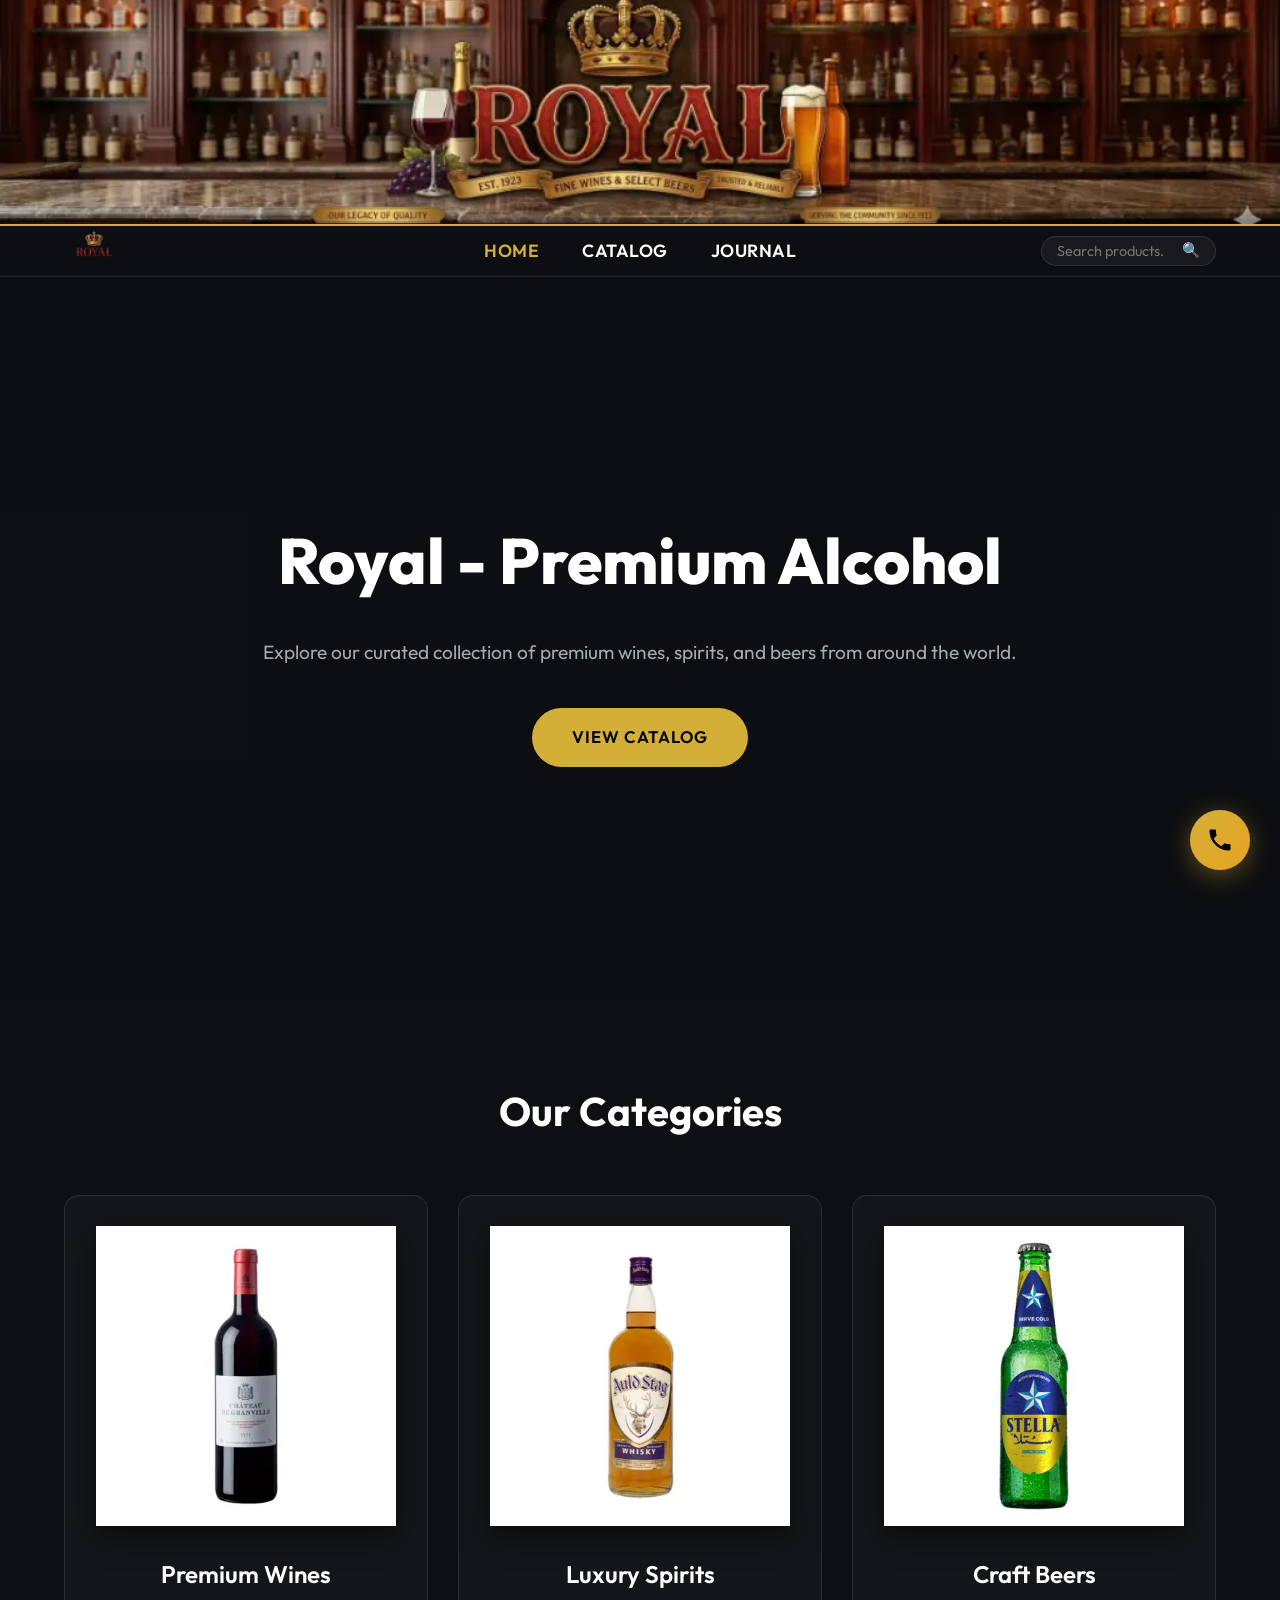
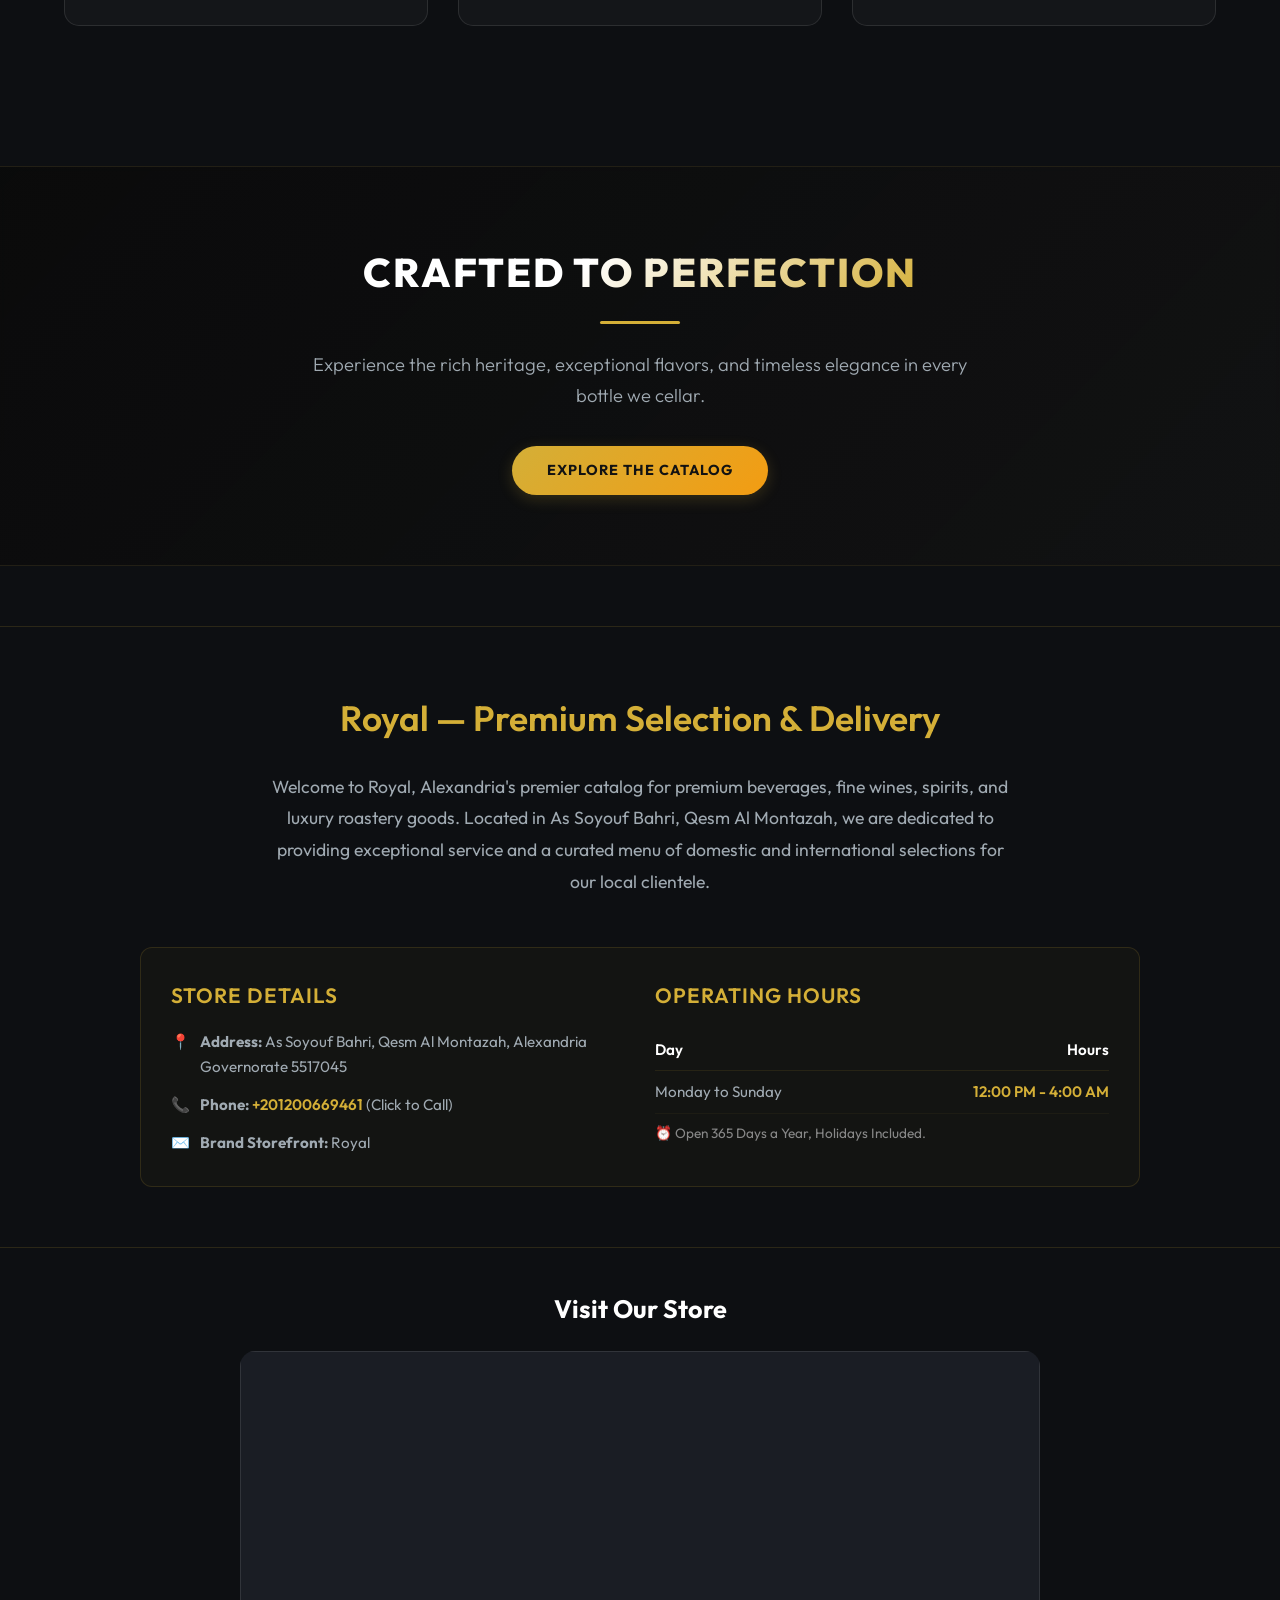
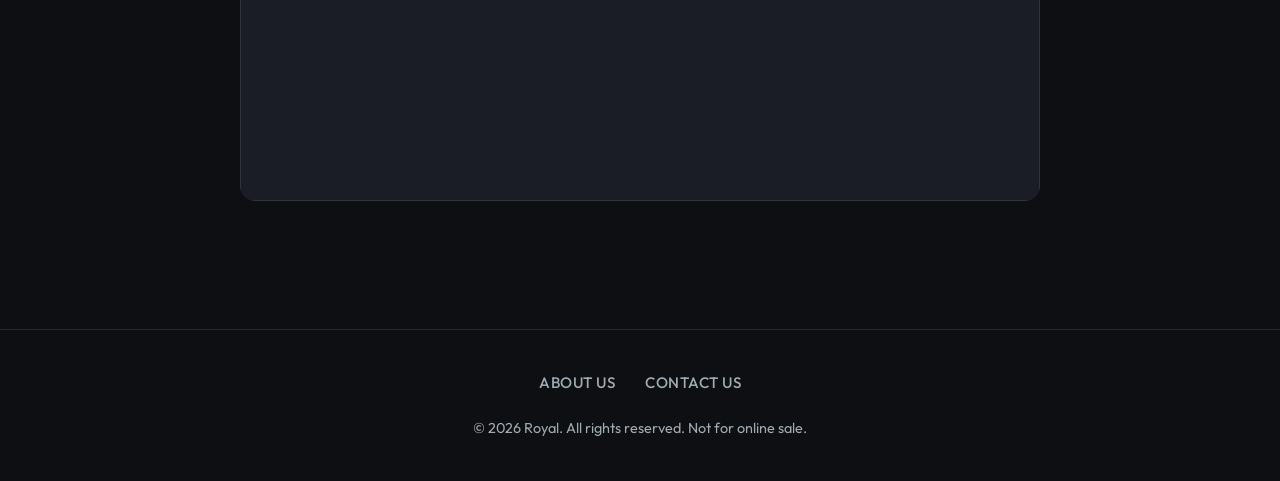
<file: index.html>
<!DOCTYPE html>

<html lang="en">
<head>
<meta charset="utf-8"/>
<meta content="width=device-width, initial-scale=1.0" name="viewport"/>
<title>Royal | Alcohol retail monopoly in Alexandria</title>
<meta content="Visit Royal in As Soyouf Bahri, Alexandria for your premium beverage needs. As a leading Alcohol retail monopoly, we offer fine wines, spirits, and craft beers with dedicated services." name="description"/>
<meta content="Royal | Alcohol retail monopoly in Alexandria" property="og:title"/>
<meta content="Visit Royal in As Soyouf Bahri, Alexandria for your premium beverage needs. As a leading Alcohol retail monopoly, we offer fine wines, spirits, and craft beers with dedicated services." property="og:description"/>
<meta content="https://rasenrengan.github.io/beverage-catalog/images/logo.webp" property="og:image"/>
<meta content="https://rasenrengan.github.io/beverage-catalog/" property="og:url"/>
<meta content="Liquor store, Alcohol retail monopoly, Wine store, Spirits shop, Beer distributor, Wine and spirits shop, Premium liquor boutique, Local bottle shop, Off-license shop, Duty free shop, Imported beverage store, Boutique wine seller, Craft beer outlet, Tobacco store, Premium smoke shop, Cigar lounge inventory, Vape shop near me, E-cigarette retailer, Premium roastery, Nuts and snacks shop, Gourmet snack market, Convenience store, Late night retail store, Alcohol boutique, Beverage warehouse, محل خمور, محل مشروبات كحولية, بيع تمور ومكسرات, محمصة تسالي, محل سجائر وتطباخ, معرض مشروبات, متجر ويسكي ونبيذ, Cheers shop alternative, Drinkies style shop, Alcohol shop near me, Nearest liquor outlet, Premium beverage vendor, Local wine merchant, Craft brewery collection, High-end spirit retailer, Import snack depot, Luxury tobacco dealer, Specialized drink center, Retail alcohol supplier, Neighborhood bottle shop, Exclusive vintage cellar, Local smoke distributor, Roastery and beverage hub, Elite drink boutique, Urban bottle depot, As Soyouf Bahri, Qesm Al Montazah, Alexandria Governorate, Sidi Beshr, Sidi Bishr Tram, Sidi Beshr El Bahari, Miami Alexandria, Khaled Ibn El Walid street, Asafra, El Mandara, Al Montazah Palace zone, Abu Qir, El Soyof, Smouha, Smouha business district, Kafr Abdu, Sidi Gaber, Sidi Gaber station area, Roushdy, Gleem, Gleem beach area, San Stefano, Sporting, Stanley, Stanley Bridge neighborhood, Cleopatra, Ibrahimia, Azarita, University of Alexandria district, Mahatet El Raml, Raml Station downtown, El Manshiyya, El Atareen, El Gomrok, Moharam Bek, El Dekheila, Agami, Hanoville, Bitash, الإسكندرية, سيدي بشر, ميامي الإسكندرية, العصافرة, المندرة, المنتزه, أبو قير, السيوف بحري, سموحة, كفر عبده, سيدي جابر, رشدي, جليم, سان ستيفانو, سبورتنج, ستانلي, كليوباترا, الإبراهيمية, محطة الرمل, المنشية, العجمي, 24/7 delivery Alexandria, Late night home delivery, Fast drink delivery Sidi Beshr, Midnight snack delivery, Express beverage dispatch, Home delivery alcohol Alexandria, Quick phone order delivery, 24 hour convenience dispatch, Instant roastery delivery, Tobacco home delivery Alexandria, Late night hosting supplies, Fast ice cube delivery, Mixers and soda delivery, Cold drinks fast delivery, Weekend party delivery service, تليفون دليفري سيدي بشر, توصيل مكسرات ومقرمشات, خدمة توصيل ٢٤ ساعة, دليفري مشروبات الإسكندرية, طلبات خدمة منازل سيدي بشر, Same day bottle delivery, Contactless beverage drop-off, On-demand liquor delivery, Direct storefront dispatch, VIP home delivery service, Fast response delivery line, Prompt snack delivery, Scheduled catering delivery, Local district courier service, Alexandria beach delivery hotline, Late night drink runner, Overnight delivery Alexandria, Speed beverage courier, Neighborhood delivery network, Top-tier logistics delivery, Quick-turnaround retail dispatch, 24-7 retail fulfillment, Midnight courier service, Premium delivery fleet, Immediate checkout delivery, Alexandria coastline delivery, Doorstep retail delivery, Premium snack courier, Fast-track order execution, Priority delivery routing, Central Alexandria speed delivery, East Alexandria express delivery, Main street courier dispatch, Instant cart delivery, Quick-response shop delivery, Premium fine wines, Luxury imported spirits, Craft beers Egypt, Red wine collection, Crisp white wines, Sparking wine bottles, Rose wine selection, Blended scotch whisky, Single malt whiskey, Premium vodka brands, Botanical dry gin, Aged dark rum, White rum mixers, Imported silver tequila, Gold tequila shots, Premium aperitifs, Herbal liqueurs, Triple sec and curaçao, Cold lager beers, Local premium pilsner, Strong dark ale, Non-alcoholic malt beverages, Flavored cider bottles, Cocktail base ingredients, Classic vermouth sweet, Dry vermouth for martinis, Cognac and brandy selection, Single-estate vintage wines, Imported authentic champagne, نبيذ فاخر الإسكندرية, ويسكي مستورد, فودكا ممتازة, بيرة كرافت, مشروبات روحية فاخرة, زجاجات نبيذ أحمر, تشكيلة مشروبات الحفلات, Alcoholic sparkling seltzers, Premium bourbon selection, Tennessee sour mash whiskey, Authentic Mexican mezcal, Traditional aniseed arak, Premium dessert wines, Light body summer beers, Full-bodied red wines, Oak-aged spirit reserve, Export-strength premium beers, International beverage menu, High-end cocktail spirits, Distilled premium spirits, Quality fermented beverages, Limited edition bottle stock, Top-shelf liquor cabinet, Well-known global spirits, Rare vintage bottle find, Exclusive liquor presentation, Standard bar stock essentials, Smooth drinking single malts, Triple-distilled vodka smooth, Traditional botanical recipe gin, Premium dark sugar cane rum, Refined agave blue tequila, Infused specialty spirits, Ice cold canned beers, Premium microbrew selection, Gourmet table wines, High-end hospitality alcohol, Fine dining wine supply, Traditional European wines, South American wine imports, Local Egyptian beverage varieties, Refreshing cold spirit mixers, Curated bottle selection, Premium bar cart stock, Connoisseur whiskey collection, Ultra-premium vodka selection, Small-batch gin botanical, Aged reserve brandy cellar, Premium sparkling wine toast, Hand-selected wine inventory, Elegant presentation gift bottles, Premium roastery goods, Roasted salted cashews, Luxury roasted pistachios, Smoked almonds Alexandria, Raw health nut mixes, Gourmet hazelnut stock, Toasted premium seeds, Extra-quality Egyptian roastery, Spicy snack crackers, International potato chips, Imported luxury chocolates, Premium cocktail mixers, Tonic water cans, Ginger ale bottle pack, Club soda multipacks, Fresh energy drinks, Premium crystal glassware, Cocktail shakers and tools, Large party ice bags, Crushed ice supply near me, High-end smoking accessories, Filtered premium cigarettes, Imported Cuban cigar selection, Elegant wood humidor storage, Premium e-liquid salt nic, Pod modification accessories, High-grade roastery kernels, Selected nut assortments, Freshly packaged salted nuts, Roasted macadamia nuts premium, Barbecue flavored snacks, Carbonated beverage mixers, Low-calorie tonic waters, Premium sparkling water bottles, Hand-cut cocktail ice chunks, Premium party snack catering, Luxury retail lifestyle goods, High-end checkout counters snacks, Royal store catalog highlights, premium vodka delivery, dry gin botanical, blended scotch whiskey, imported tequila silver, aged dark rum, local craft beer, premium white wine, vintage red wine, sparkling champagne bottles, ice cold lager cans, cocktail mixers and spirits, وير مكسرات وتمور, Stella Lager, Sakara Gold, Sakara King 10%, Meister Max 8%, Luxor Classic Lager, Luxor Weizen, Desperados Egypt, Heineken Egypt, SOL Bottle, Omar Khayyam Red, Omar Khayyam White, Omar Khayyam Rose, Shahrazade Red Wine, Shahrazade White, Grand Marquis Cabernet Sauvignon, Grand Marquis Pinot Blanc, Beausoleil d'Egypte Syrah, Beausoleil Merlot, Chateau de Grandville, Castello Di Trevi, Cape Bay Merlot, Cape Bay Chardonnay, Obelisk Red, Obelisk White, Obelisk Rosetta Rose, Aida Valmont Sparkling White, Jardin du Nil, Cru des Ptolemees, Baila Red Wine, Chateau Byblos, ID Vodka Blue40, ID Vodka Black50, Devlin Blended Whiskey, Black Rhino Whisky, Cubana Rum Smooth, Cubana Rum Gold, Harry's Premium Gin, Swan Premium Vodka, Malvado Tequila Silver, Malvado Tequila Gold, Mosaic Vodka Bartender Edition, Mosaic Gin, Mosaic Whisky, Mosaic Rum White, Mosaic Cognac Style, Mosaic Ouzo, Arak Kesrouan, Skinos Mastiha Spirit, ID Edge, ID Double Edge Energy 10%, ID Double Edge Peach, ID Double Edge Watermelon, ID XXX Cherry 15%, ID XXX Watermelon, ID XXXX Mango 20%, Blue40 Freeze Sky Colada, Blue40 Freeze Pink Berry, Blue40 Freeze Original Lemon, Butler's Gin Lime 15%, Butler's Lemon Mint 10%, Butler's XXXX Lemon Mint 20%" name="keywords"/>
<link rel="preload" as="image" href="images/slide1.webp" fetchpriority="high" type="image/webp">
<link crossorigin="" href="https://fonts.googleapis.com" rel="preconnect"/>
<link crossorigin="" href="https://fonts.gstatic.com" rel="preconnect"/>
<link href="https://fonts.googleapis.com/css2?family=Outfit:wght@300;400;600;800&amp;display=swap" media="print" onload="this.media='all'" rel="stylesheet"/>
<link href="css/style.css" rel="stylesheet">
<script type="application/ld+json">
{
  "@context": "https://schema.org",
  "@type": "LiquorStore",
  "name": "Royal",
  "description": "Premium international beverages, luxury spirits, fine wines, tobacco, and gourmet roastery snacks available for fast 24/7 delivery across Alexandria.",
  "url": "https://your-github-username.github.io/beverage-catalog/index.html",
  "telephone": "+201200669461",
  "priceRange": "$$",
  "image": "https://your-github-username.github.io/beverage-catalog/assets/storefront-hero.jpg",
  "address": {
    "@type": "PostalAddress",
    "streetAddress": "As Soyouf Bahri",
    "addressLocality": "Qesm Al Montazah",
    "addressRegion": "Alexandria Governorate",
    "postalCode": "5517045",
    "addressCountry": "EG"
  },
  "geo": {
    "@type": "GeoCoordinates",
    "latitude": 31.2589, 
    "longitude": 30.0124
  },
  "openingHoursSpecification": [
    {
      "@type": "OpeningHoursSpecification",
      "dayOfWeek": [
        "Monday",
        "Tuesday",
        "Wednesday",
        "Thursday",
        "Friday",
        "Saturday",
        "Sunday"
      ],
      "opens": "12:00",
      "closes": "04:00"
    }
  ],
  "areaServed": [
    {
      "@type": "AdministrativeArea",
      "name": "Alexandria"
    },
    {
      "@type": "AdministrativeArea",
      "name": "Sidi Beshr"
    },
    {
      "@type": "AdministrativeArea",
      "name": "Smouha"
    }
  ]
}
</script>
</link></head>
<body>
<div class="global-banner">
<img alt="Royal Premium Beverages Storefront Banner" height="224" src="images/banner.webp" fetchpriority="high" title="Royal Storefront Banner" width="1024"/>
</div>
<header class="navbar">
<div class="logo"><a href="index.html"><img alt="Royal Store logo - elite liquor store and alcohol retail monopoly in As Soyouf Bahri, Qesm Al Montazah, Alexandria" height="500" src="images/logo.webp" title="Royal Brand Logo" width="500"/></a></div>
<nav>
<a class="active" href="index.html">Home</a>
<a href="catalog.html">Catalog</a>
<a href="blog.html">Journal</a>
</nav>
<form action="catalog.html" class="nav-search" id="global-search-form" method="GET" role="search"><label class="sr-only" for="global-search-input">Search products</label><input aria-autocomplete="list" aria-controls="search-autocomplete-dropdown" autocomplete="off" id="global-search-input" name="search" placeholder="Search products..." type="search"/><button aria-label="Submit Search" id="global-search-btn" type="submit">🔍</button></form>
</header>
<main>
<section class="hero">
<div class="hero-slideshow">
<div class="slide slide-1"></div>
<div class="slide slide-2"></div>
<div class="slide slide-3"></div>
</div>
<div class="hero-content">
<h1>Royal - Premium Alcohol</h1>
<p>Explore our curated collection of premium wines, spirits, and beers from around the world.</p>
<a class="btn-primary" href="catalog.html">View Catalog</a>
</div>
</section>
<section class="featured-categories">
<h2>Our Categories</h2>
<div class="category-grid">
<a class="category-card" href="catalog.html?category=Wine">
<img alt="Premium Wine Selection at Royal" height="400" src="images/wine/red/Chateau de Grandville Red Wine 750ml.webp" width="400"/>
<h3>Premium Wines</h3>
</a>
<a class="category-card" href="catalog.html?category=Spirits">
<img alt="Luxury Spirits Selection at Royal" height="400" src="images/spirit/Whiskey/Auld Stag Whisky 750 ml.webp" width="400"/>
<h3>Luxury Spirits</h3>
</a>
<a class="category-card" href="catalog.html?category=Beer">
<img alt="Local and Imported Beers at Royal" height="400" src="images/Beers/Stella 330ml Bottle.webp" width="400"/>
<h3>Craft Beers</h3>
</a>
</div>
</section>
<!-- Parallax Divider Section -->
<section class="parallax-section">
<div class="parallax-overlay"></div>
<div class="parallax-content">
<h2>Crafted to Perfection</h2>
<div class="parallax-divider"></div>
<p>Experience the rich heritage, exceptional flavors, and timeless elegance in every bottle we cellar.</p>
<a class="btn-primary" href="catalog.html">Explore The Catalog</a>
</div>
</section>
<!-- Dynamic Store Info & Local SEO Area Section -->
<section class="store-info-section" style="padding: 60px 5%; background: var(--bg-dark); border-top: 1px solid rgba(212, 175, 55, 0.15); border-bottom: 1px solid rgba(212, 175, 55, 0.15); color: var(--text-main); font-family: 'Outfit', sans-serif;">
<div style="max-width: 800px; margin: 0 auto; text-align: center; line-height: 1.8;">
<h2 style="color: var(--accent); font-size: 2.2rem; margin-bottom: 20px; font-weight: 600;">Royal — Premium Selection &amp; Delivery</h2>
<p style="color: var(--text-muted); font-size: 1.1rem; max-width: 750px; margin: 0 auto;">Welcome to Royal, Alexandria's premier catalog for premium beverages, fine wines, spirits, and luxury roastery goods. Located in As Soyouf Bahri, Qesm Al Montazah, we are dedicated to providing exceptional service and a curated menu of domestic and international selections for our local clientele.</p>
</div>
<!-- Official NAP (Name, Address, Phone) & Operating Hours Table -->
<div style="max-width: 1000px; margin: 50px auto 0 auto; background: rgba(212, 175, 55, 0.03); border: 1px solid rgba(212, 175, 55, 0.15); border-radius: 12px; padding: 30px; text-align: left; display: grid; grid-template-columns: repeat(auto-fit, minmax(280px, 1fr)); gap: 30px; align-items: start;">
<div>
<h3 style="color: var(--accent); font-size: 1.3rem; margin-bottom: 15px; text-transform: uppercase; letter-spacing: 1px; font-weight: 600;">Store Details</h3>
<ul style="list-style: none; padding: 0; margin: 0; color: var(--text-muted); font-size: 0.95rem;">
<li style="margin-bottom: 12px; display: flex; align-items: flex-start; gap: 10px;">
<span style="color: var(--accent);">📍</span>
<span><strong>Address:</strong> As Soyouf Bahri, Qesm Al Montazah, Alexandria Governorate 5517045</span>
</li>
<li style="margin-bottom: 12px; display: flex; align-items: center; gap: 10px;">
<span style="color: var(--accent);">📞</span>
<span><strong>Phone:</strong> <a href="tel:+201200669461" style="color: var(--accent); text-decoration: none; font-weight: 600; transition: color 0.3s ease;">+201200669461</a> (Click to Call)</span>
</li>
<li style="display: flex; align-items: center; gap: 10px;">
<span style="color: var(--accent);">✉️</span>
<span><strong>Brand Storefront:</strong> Royal</span>
</li>
</ul>
</div>
<div>
<h3 style="color: var(--accent); font-size: 1.3rem; margin-bottom: 15px; text-transform: uppercase; letter-spacing: 1px; font-weight: 600;">Operating Hours</h3>
<table style="width: 100%; border-collapse: collapse; color: var(--text-muted); font-size: 0.95rem;">
<tr style="border-bottom: 1px solid rgba(212, 175, 55, 0.1); font-weight: bold; color: var(--text-main);">
<th style="text-align: left; padding: 8px 0; font-weight: 600;">Day</th>
<th style="text-align: right; padding: 8px 0; font-weight: 600;">Hours</th>
</tr>
<tr style="border-bottom: 1px solid rgba(212, 175, 55, 0.05);">
<td style="padding: 8px 0;">Monday to Sunday</td>
<td style="text-align: right; padding: 8px 0; color: var(--accent); font-weight: 600;">12:00 PM - 4:00 AM</td>
</tr>
<tr>
<td colspan="2" style="padding: 8px 0; font-size: 0.85rem; color: #888;">⏰ Open 365 Days a Year, Holidays Included.</td>
</tr>
</table>
</div>
</div>
</section>
<section class="store-map" style="text-align: center; padding: 40px 5%;">
<h2>Visit Our Store</h2>
<div class="map-container" style="margin-top: 20px; border-radius: 15px; overflow: hidden; display: inline-block; max-width: 100%;">
<div id="lazy-map" style="width: 100vw; max-width: 800px; height: 450px; background: var(--bg-secondary); display: flex; align-items: center; justify-content: center; color: var(--text-muted); border: 1px solid var(--border);">
    <span>Loading Interactive Map...</span>
</div>
</div>
</section>
</main>
<footer>
<div class="footer-links">
<a href="about.html">About Us</a>
<a href="contact.html">Contact Us</a>
</div>
<p>© 2026 Royal. All rights reserved. Not for online sale.</p>
</footer>
<script src="js/app.js" defer></script>
</body>
</html>
</file>
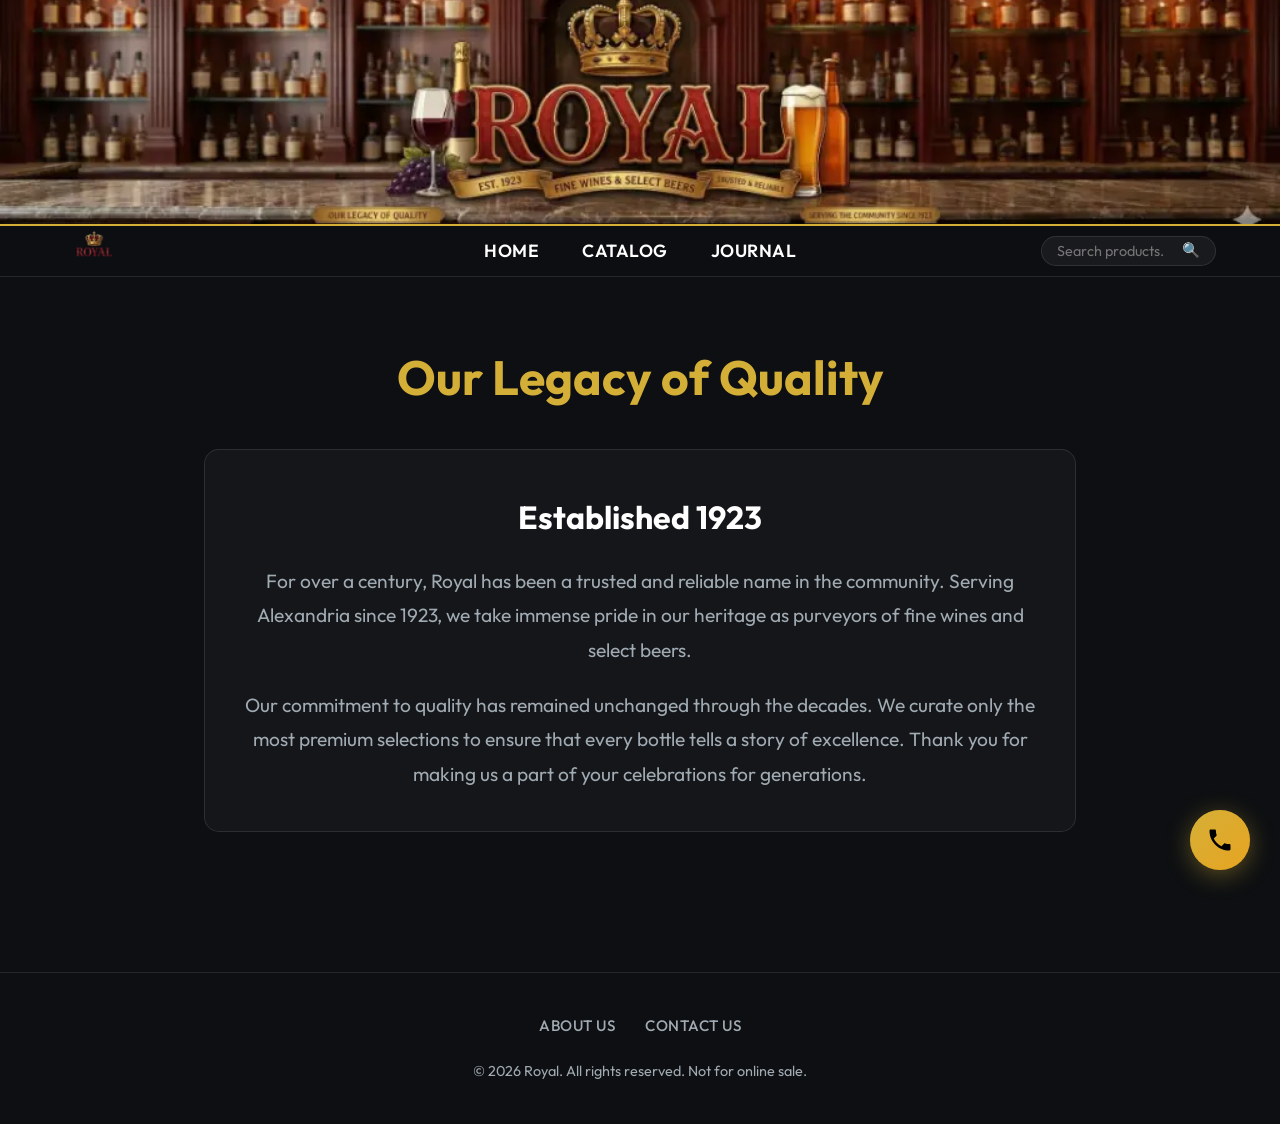
<file: about.html>
<!DOCTYPE html>

<html lang="en">
<head>
<meta charset="utf-8"/>
<meta content="width=device-width, initial-scale=1.0" name="viewport"/>
<title>About Us | Royal Beverages</title>
<meta content="Learn about Royal Beverages' legacy of quality, serving Alexandria since 1923." name="description"/>
<meta content="About Us | Royal Beverages" property="og:title"/>
<meta content="Learn about Royal Beverages' legacy of quality, serving Alexandria since 1923." property="og:description"/>
<meta content="https://rasenrengan.github.io/beverage-catalog/images/logo.webp" property="og:image"/>
<meta content="https://rasenrengan.github.io/beverage-catalog/about.html" property="og:url"/>
<script type="application/ld+json">
    {
      "@context": "https://schema.org",
      "@type": "LiquorStore",
      "name": "Royal",
      "image": "https://rasenrengan.github.io/beverage-catalog/images/logo.webp",
      "@id": "https://rasenrengan.github.io/beverage-catalog/",
      "url": "https://rasenrengan.github.io/beverage-catalog/",
      "telephone": "+201200669461",
      "address": {
        "@type": "PostalAddress",
        "streetAddress": "As Soyouf Bahri",
        "addressLocality": "Qesm Al Montazah",
        "addressRegion": "Alexandria Governorate",
        "postalCode": "5517045",
        "addressCountry": "EG"
      },
      "geo": {
        "@type": "GeoCoordinates",
        "latitude": 31.2589, 
        "longitude": 30.0124
      },
      "openingHoursSpecification": [
        {
          "@type": "OpeningHoursSpecification",
          "dayOfWeek": ["Monday", "Tuesday", "Wednesday", "Thursday", "Friday", "Saturday", "Sunday"],
          "opens": "12:00",
          "closes": "04:00"
        }
      ]
    }
    </script>
<link crossorigin="" href="https://fonts.googleapis.com" rel="preconnect"/>
<link crossorigin="" href="https://fonts.gstatic.com" rel="preconnect"/>
<link href="https://fonts.googleapis.com/css2?family=Outfit:wght@300;400;600;800&amp;display=swap" media="print" onload="this.media='all'" rel="stylesheet"/>
<link href="css/style.css" rel="stylesheet">
</link></head>
<body>
<div class="global-banner">
<img alt="Royal Banner" height="224" src="images/banner.webp" fetchpriority="high" width="1024"/>
</div>
<header class="navbar">
<div class="logo"><a href="index.html"><img alt="Royal Logo" height="500" src="images/logo.webp" width="500"/></a></div>
<nav>
<a href="index.html">Home</a>
<a href="catalog.html">Catalog</a>
<a href="blog.html">Journal</a>
</nav>
<form action="catalog.html" class="nav-search" id="global-search-form" method="GET" role="search"><label class="sr-only" for="global-search-input">Search products</label><input aria-autocomplete="list" aria-controls="search-autocomplete-dropdown" autocomplete="off" id="global-search-input" name="search" placeholder="Search products..." type="search"/><button aria-label="Submit Search" id="global-search-btn" type="submit">🔍</button></form>
</header>
<main class="page-content" style="padding: 60px 5%; max-width: 1000px; margin: 0 auto; text-align: center;">
<h1 style="font-size: 3rem; margin-bottom: 30px; color: var(--accent);">Our Legacy of Quality</h1>
<div style="background: var(--card-bg); padding: 40px; border-radius: 15px; border: 1px solid var(--border);">
<h2 style="margin-bottom: 20px; font-size: 2rem;">Established 1923</h2>
<p style="font-size: 1.2rem; color: var(--text-muted); margin-bottom: 20px; line-height: 1.8;">
                For over a century, Royal has been a trusted and reliable name in the community. Serving Alexandria since 1923, we take immense pride in our heritage as purveyors of fine wines and select beers. 
            </p>
<p style="font-size: 1.2rem; color: var(--text-muted); line-height: 1.8;">
                Our commitment to quality has remained unchanged through the decades. We curate only the most premium selections to ensure that every bottle tells a story of excellence. Thank you for making us a part of your celebrations for generations.
            </p>
</div>
</main>
<footer>
<div class="footer-links">
<a href="about.html">About Us</a>
<a href="contact.html">Contact Us</a>
</div>
<p>© 2026 Royal. All rights reserved. Not for online sale.</p>
</footer>
<script src="js/app.js" defer></script>
</body>
</html>
</file>
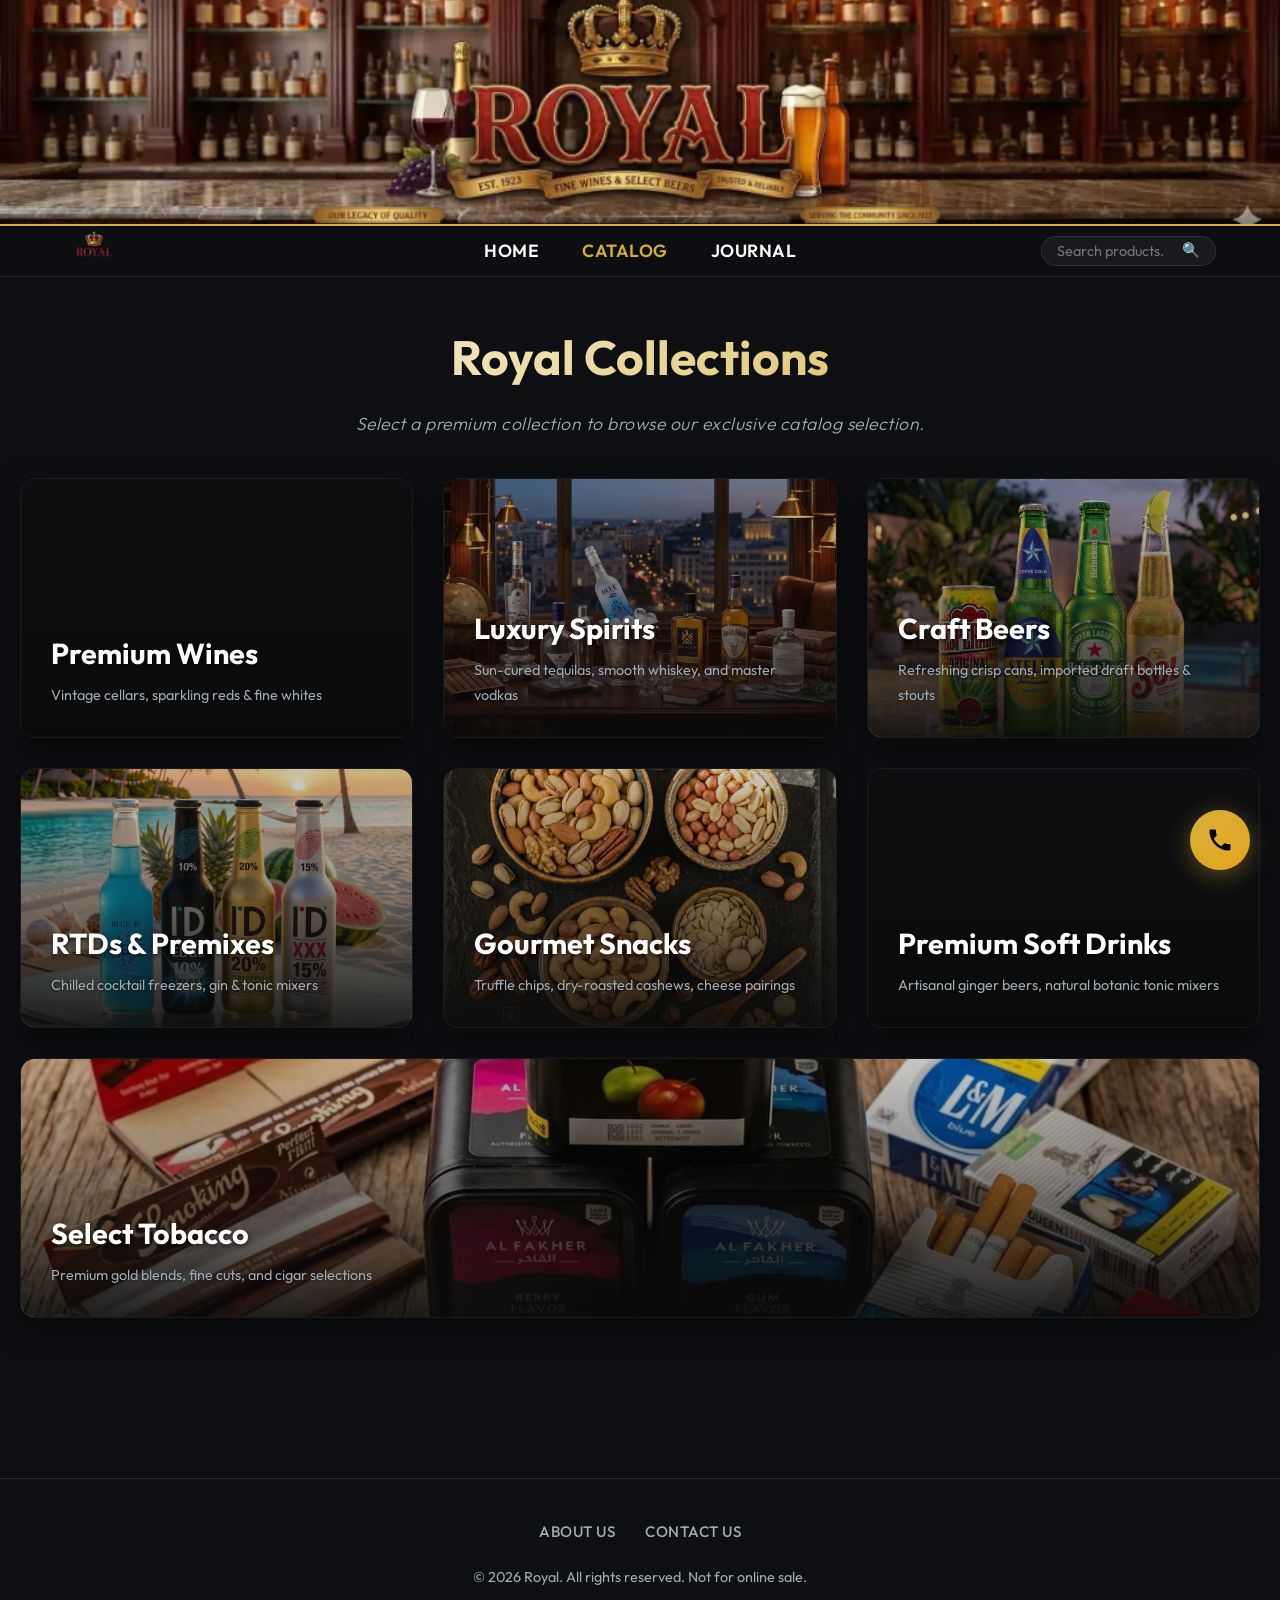
<file: catalog.html>
<!DOCTYPE html>

<html lang="en">
<head>
<meta charset="utf-8"/>
<meta content="width=device-width, initial-scale=1.0" name="viewport"/>
<title>Catalog Portal | Royal Beverages</title>
<meta content="Royal Beverages - Browse our complete collections of premium wines, select beers, luxury spirits, snacks, and more." name="description"/>
<meta content="Catalog Portal | Royal Beverages" property="og:title"/>
<meta content="Browse our complete collections of premium wines, select beers, luxury spirits, snacks, and more." property="og:description"/>
<meta content="https://rasenrengan.github.io/beverage-catalog/images/logo.webp" property="og:image"/>
<meta content="https://rasenrengan.github.io/beverage-catalog/catalog.html" property="og:url"/>
<link crossorigin="" href="https://fonts.googleapis.com" rel="preconnect"/>
<link crossorigin="" href="https://fonts.gstatic.com" rel="preconnect"/>
<link href="https://fonts.googleapis.com/css2?family=Outfit:wght@300;400;600;800&amp;display=swap" media="print" onload="this.media='all'" rel="stylesheet"/>
<link href="css/style.css" rel="stylesheet">
</link></head>
<body>
<div class="global-banner">
<img alt="Royal Banner" height="224" src="images/banner.webp" fetchpriority="high" width="1024"/>
</div>
<header class="navbar">
<div class="logo"><a href="index.html"><img alt="Royal Logo" height="500" src="images/logo.webp" width="500"/></a></div>
<nav>
<a href="index.html">Home</a>
<a class="active" href="catalog.html">Catalog</a>
<a href="blog.html">Journal</a>
</nav>
<form action="catalog.html" class="nav-search" id="global-search-form" method="GET" role="search"><label class="sr-only" for="global-search-input">Search products</label><input aria-autocomplete="list" aria-controls="search-autocomplete-dropdown" autocomplete="off" id="global-search-input" name="search" placeholder="Search products..." type="search"/><button aria-label="Submit Search" id="global-search-btn" type="submit">🔍</button></form>
</header>
<main class="category-portal">
<div class="catalog-header" style="text-align: center; margin-bottom: 40px;">
<h1 id="portal-main-title" style="font-size: 3rem; margin-bottom: 10px; background: linear-gradient(135deg, var(--text-main), var(--accent)); -webkit-background-clip: text; -webkit-text-fill-color: transparent;">Royal Collections</h1>
<p id="portal-main-subtitle" style="color: var(--text-muted); font-size: 1.1rem; font-weight: 300; letter-spacing: 0.5px;">Select a premium collection to browse our exclusive catalog selection.</p>
</div>
<!-- Search Results View (Hidden by default) -->
<div id="portal-search-results" style="display: none; margin-top: 40px; margin-bottom: 60px;">
<div style="display: flex; justify-content: space-between; align-items: center; margin-bottom: 25px; border-bottom: 2px solid var(--accent); padding-bottom: 15px;">
<h2 id="search-results-title" style="font-size: 2rem; color: var(--text-main); margin: 0; font-weight: 600;">Search Results</h2>
<a href="catalog.html" style="color: var(--accent); text-decoration: none; font-weight: 600; font-size: 0.95rem; text-transform: uppercase; letter-spacing: 1px; border: 1px solid rgba(212, 175, 55, 0.3); padding: 8px 18px; border-radius: 20px; background: rgba(212, 175, 55, 0.05); transition: all 0.3s ease;">← Back to Hub</a>
</div>
<div class="products-grid" id="products-grid" style="display: grid; grid-template-columns: repeat(auto-fill, minmax(280px, 1fr)); gap: 30px;">
<!-- Filtered search cards loaded here -->
</div>
</div>
<div class="portal-grid" id="portal-grid">
<!-- 1. Wines -->
<a class="portal-card" href="wine.html">
<div class="portal-card-bg" style="background-image: url('https://images.unsplash.com/photo-1510812431401-41d2bd2722f3?auto=format&amp;fit=crop&amp;w=700&amp;q=80');"></div>
<div class="portal-card-overlay"></div>
<div class="portal-card-content">
<h2>Premium Wines</h2>
<p>Vintage cellars, sparkling reds &amp; fine whites</p>
</div>
</a>
<!-- 2. Spirits -->
<a class="portal-card" href="spirits.html">
<div class="portal-card-bg" style="background-image: url('images/categories/spirits.webp');"></div>
<div class="portal-card-overlay"></div>
<div class="portal-card-content">
<h2>Luxury Spirits</h2>
<p>Sun-cured tequilas, smooth whiskey, and master vodkas</p>
</div>
</a>
<!-- 3. Beers -->
<a class="portal-card" href="beer.html">
<div class="portal-card-bg" style="background-image: url('images/categories/beer.webp');"></div>
<div class="portal-card-overlay"></div>
<div class="portal-card-content">
<h2>Craft Beers</h2>
<p>Refreshing crisp cans, imported draft bottles &amp; stouts</p>
</div>
</a>
<!-- 4. RTDs -->
<a class="portal-card" href="rtds.html">
<div class="portal-card-bg" style="background-image: url('images/categories/rtds.webp');"></div>
<div class="portal-card-overlay"></div>
<div class="portal-card-content">
<h2>RTDs &amp; Premixes</h2>
<p>Chilled cocktail freezers, gin &amp; tonic mixers</p>
</div>
</a>
<!-- 5. Snacks -->
<a class="portal-card" href="snacks.html">
<div class="portal-card-bg" style="background-image: url('images/categories/snacks.webp');"></div>
<div class="portal-card-overlay"></div>
<div class="portal-card-content">
<h2>Gourmet Snacks</h2>
<p>Truffle chips, dry-roasted cashews, cheese pairings</p>
</div>
</a>
<!-- 6. Soft Drinks -->
<a class="portal-card" href="soft-drinks.html">
<div class="portal-card-bg" style="background-image: url('https://images.unsplash.com/photo-1622483767028-3f66f32aef97?auto=format&amp;fit=crop&amp;w=700&amp;q=80');"></div>
<div class="portal-card-overlay"></div>
<div class="portal-card-content">
<h2>Premium Soft Drinks</h2>
<p>Artisanal ginger beers, natural botanic tonic mixers</p>
</div>
</a>
<!-- 7. Tobacco -->
<a class="portal-card" href="tobacco.html" style="grid-column: 1 / -1;">
<div class="portal-card-bg" style="background-image: url('images/categories/tobacco.webp');"></div>
<div class="portal-card-overlay"></div>
<div class="portal-card-content">
<h2>Select Tobacco</h2>
<p>Premium gold blends, fine cuts, and cigar selections</p>
</div>
</a>
</div>
</main>
<footer>
<div class="footer-links">
<a href="about.html">About Us</a>
<a href="contact.html">Contact Us</a>
</div>
<p>© 2026 Royal. All rights reserved. Not for online sale.</p>
</footer>
<script src="js/app.js" defer></script>
</body>
</html>
</file>
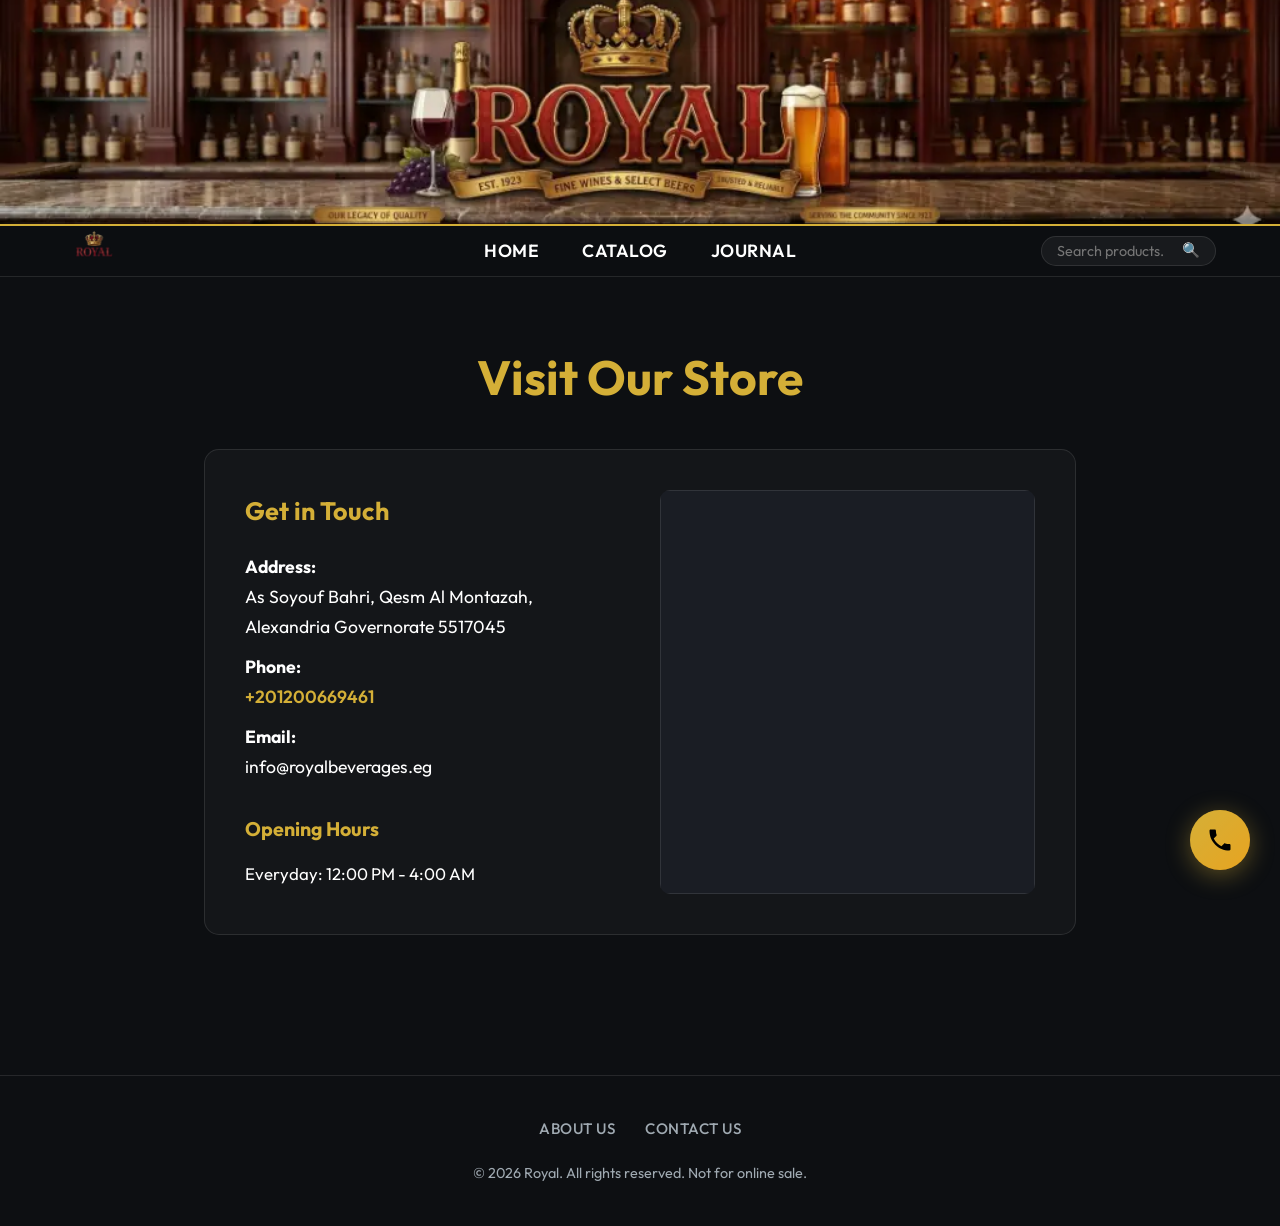
<file: contact.html>
<!DOCTYPE html>

<html lang="en">
<head>
<meta charset="utf-8"/>
<meta content="width=device-width, initial-scale=1.0" name="viewport"/>
<title>Contact Us | Royal Beverages</title>
<meta content="Get in touch with Royal Beverages in Alexandria. Find our store hours, phone number, and location on Google Maps." name="description"/>
<meta content="Contact Us | Royal Beverages" property="og:title"/>
<meta content="Get in touch with Royal Beverages in Alexandria. Find our store hours, phone number, and location on Google Maps." property="og:description"/>
<meta content="https://rasenrengan.github.io/beverage-catalog/images/logo.webp" property="og:image"/>
<meta content="https://rasenrengan.github.io/beverage-catalog/contact.html" property="og:url"/>
<script type="application/ld+json">
    {
      "@context": "https://schema.org",
      "@type": "LiquorStore",
      "name": "Royal",
      "image": "https://rasenrengan.github.io/beverage-catalog/images/logo.webp",
      "@id": "https://rasenrengan.github.io/beverage-catalog/",
      "url": "https://rasenrengan.github.io/beverage-catalog/",
      "telephone": "+201200669461",
      "address": {
        "@type": "PostalAddress",
        "streetAddress": "As Soyouf Bahri",
        "addressLocality": "Qesm Al Montazah",
        "addressRegion": "Alexandria Governorate",
        "postalCode": "5517045",
        "addressCountry": "EG"
      },
      "geo": {
        "@type": "GeoCoordinates",
        "latitude": 31.2589, 
        "longitude": 30.0124
      },
      "openingHoursSpecification": [
        {
          "@type": "OpeningHoursSpecification",
          "dayOfWeek": ["Monday", "Tuesday", "Wednesday", "Thursday", "Friday", "Saturday", "Sunday"],
          "opens": "12:00",
          "closes": "04:00"
        }
      ]
    }
    </script>
<link crossorigin="" href="https://fonts.googleapis.com" rel="preconnect"/>
<link crossorigin="" href="https://fonts.gstatic.com" rel="preconnect"/>
<link href="https://fonts.googleapis.com/css2?family=Outfit:wght@300;400;600;800&amp;display=swap" media="print" onload="this.media='all'" rel="stylesheet"/>
<link href="css/style.css" rel="stylesheet">
</link></head>
<body>
<div class="global-banner">
<img alt="Royal Banner" height="224" src="images/banner.webp" fetchpriority="high" width="1024"/>
</div>
<header class="navbar">
<div class="logo"><a href="index.html"><img alt="Royal Logo" height="500" src="images/logo.webp" width="500"/></a></div>
<nav>
<a href="index.html">Home</a>
<a href="catalog.html">Catalog</a>
<a href="blog.html">Journal</a>
</nav>
<form action="catalog.html" class="nav-search" id="global-search-form" method="GET" role="search"><label class="sr-only" for="global-search-input">Search products</label><input aria-autocomplete="list" aria-controls="search-autocomplete-dropdown" autocomplete="off" id="global-search-input" name="search" placeholder="Search products..." type="search"/><button aria-label="Submit Search" id="global-search-btn" type="submit">🔍</button></form>
</header>
<main class="page-content" style="padding: 60px 5%; max-width: 1000px; margin: 0 auto; text-align: center;">
<h1 style="font-size: 3rem; margin-bottom: 30px; color: var(--accent);">Visit Our Store</h1>
<div class="contact-container">
<div>
<h2 style="margin-bottom: 20px; color: var(--accent);">Get in Touch</h2>
<p style="margin-bottom: 10px; font-size: 1.1rem;"><strong>Address:</strong><br/> As Soyouf Bahri, Qesm Al Montazah, Alexandria Governorate 5517045</p>
<p style="margin-bottom: 10px; font-size: 1.1rem;"><strong>Phone:</strong><br/> <a href="tel:+201200669461" style="color: var(--accent); text-decoration: none; font-weight: 600; transition: color 0.3s ease;">+201200669461</a></p>
<p style="margin-bottom: 10px; font-size: 1.1rem;"><strong>Email:</strong><br/> info@royalbeverages.eg</p>
<h3 style="margin-top: 30px; margin-bottom: 15px; color: var(--accent);">Opening Hours</h3>
<p style="margin-bottom: 5px;">Everyday: 12:00 PM - 4:00 AM</p>
</div>
<div class="map-container" style="border-radius: 10px; overflow: hidden; height: 100%;">
<div id="lazy-map" style="width: 100%; height: 100%; min-height: 350px; background: var(--bg-secondary); display: flex; align-items: center; justify-content: center; color: var(--text-muted); border: 1px solid var(--border);">
    <span>Loading Interactive Map...</span>
</div>
</div>
</div>
</main>
<footer>
<div class="footer-links">
<a href="about.html">About Us</a>
<a href="contact.html">Contact Us</a>
</div>
<p>© 2026 Royal. All rights reserved. Not for online sale.</p>
</footer>
<script src="js/app.js" defer></script>
</body>
</html>
</file>
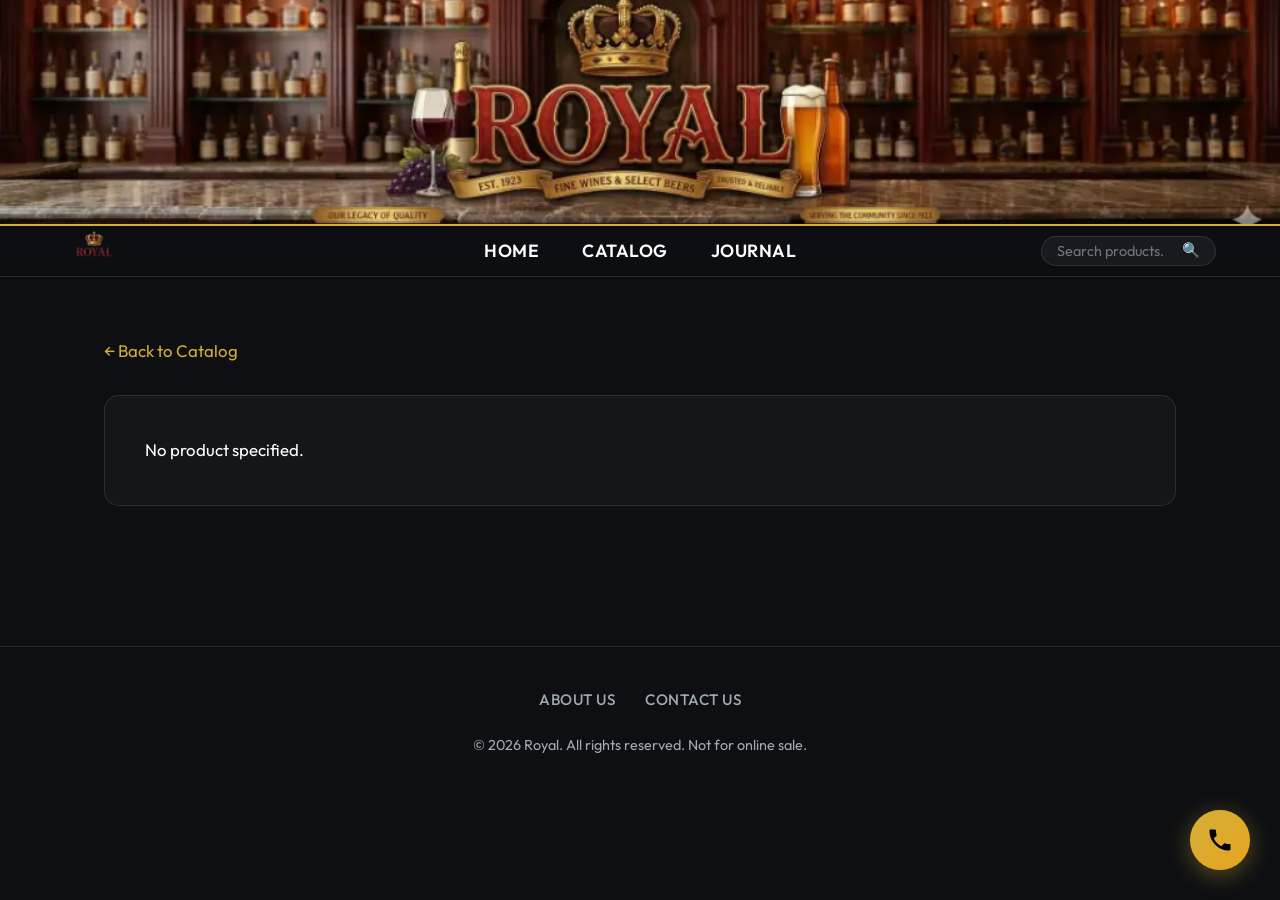
<file: product.html>
<!DOCTYPE html>

<html lang="en">
<head>
<meta charset="utf-8"/>
<meta content="width=device-width, initial-scale=1.0" name="viewport"/>
<title>Product Details | Royal Beverages</title>
<meta content="View our premium selection of fine wines and select beers." name="description"/>
<meta content="Product Details | Royal Beverages" property="og:title"/>
<meta content="View our premium selection of fine wines and select beers." property="og:description"/>
<meta content="https://rasenrengan.github.io/beverage-catalog/images/logo.webp" property="og:image"/>
<meta content="https://rasenrengan.github.io/beverage-catalog/product.html" property="og:url"/>
<script type="application/ld+json">
    {
      "@context": "https://schema.org",
      "@type": "LiquorStore",
      "name": "Royal",
      "image": "https://rasenrengan.github.io/beverage-catalog/images/logo.webp",
      "@id": "https://rasenrengan.github.io/beverage-catalog/",
      "url": "https://rasenrengan.github.io/beverage-catalog/",
      "telephone": "+201200669461",
      "address": {
        "@type": "PostalAddress",
        "streetAddress": "As Soyouf Bahri",
        "addressLocality": "Qesm Al Montazah",
        "addressRegion": "Alexandria Governorate",
        "postalCode": "5517045",
        "addressCountry": "EG"
      },
      "geo": {
        "@type": "GeoCoordinates",
        "latitude": 31.2589, 
        "longitude": 30.0124
      },
      "openingHoursSpecification": [
        {
          "@type": "OpeningHoursSpecification",
          "dayOfWeek": ["Monday", "Tuesday", "Wednesday", "Thursday", "Friday", "Saturday", "Sunday"],
          "opens": "12:00",
          "closes": "04:00"
        }
      ]
    }
    </script>
<link crossorigin="" href="https://fonts.googleapis.com" rel="preconnect"/>
<link crossorigin="" href="https://fonts.gstatic.com" rel="preconnect"/>
<link href="https://fonts.googleapis.com/css2?family=Outfit:wght@300;400;600;800&amp;display=swap" media="print" onload="this.media='all'" rel="stylesheet"/>
<link href="css/style.css" rel="stylesheet">
</link></head>
<body>
<div class="global-banner">
<img alt="Royal Banner" height="224" src="images/banner.webp" fetchpriority="high" width="1024"/>
</div>
<header class="navbar">
<div class="logo"><a href="index.html"><img alt="Royal Logo" height="500" src="images/logo.webp" width="500"/></a></div>
<nav>
<a href="index.html">Home</a>
<a href="catalog.html">Catalog</a>
<a href="blog.html">Journal</a>
</nav>
<form action="catalog.html" class="nav-search" id="global-search-form" method="GET" role="search"><label class="sr-only" for="global-search-input">Search products</label><input aria-autocomplete="list" aria-controls="search-autocomplete-dropdown" autocomplete="off" id="global-search-input" name="search" placeholder="Search products..." type="search"/><button aria-label="Submit Search" id="global-search-btn" type="submit">🔍</button></form>
</header>
<main class="product-detail-page" style="padding: 60px 5%; max-width: 1200px; margin: 0 auto;">
<a href="catalog.html" style="color: var(--accent); margin-bottom: 30px; display: inline-block;">← Back to Catalog</a>
<div class="product-detail-container" id="product-detail-container" style="display: flex; gap: 50px; background: var(--card-bg); padding: 40px; border-radius: 15px; border: 1px solid var(--border);">
<!-- Content injected by JS -->
<p>Loading product details...</p>
</div>
</main>
<footer>
<div class="footer-links">
<a href="about.html">About Us</a>
<a href="contact.html">Contact Us</a>
</div>
<p>© 2026 Royal. All rights reserved. Not for online sale.</p>
</footer>
<script src="js/app.js" defer></script>
</body>
</html>
</file>
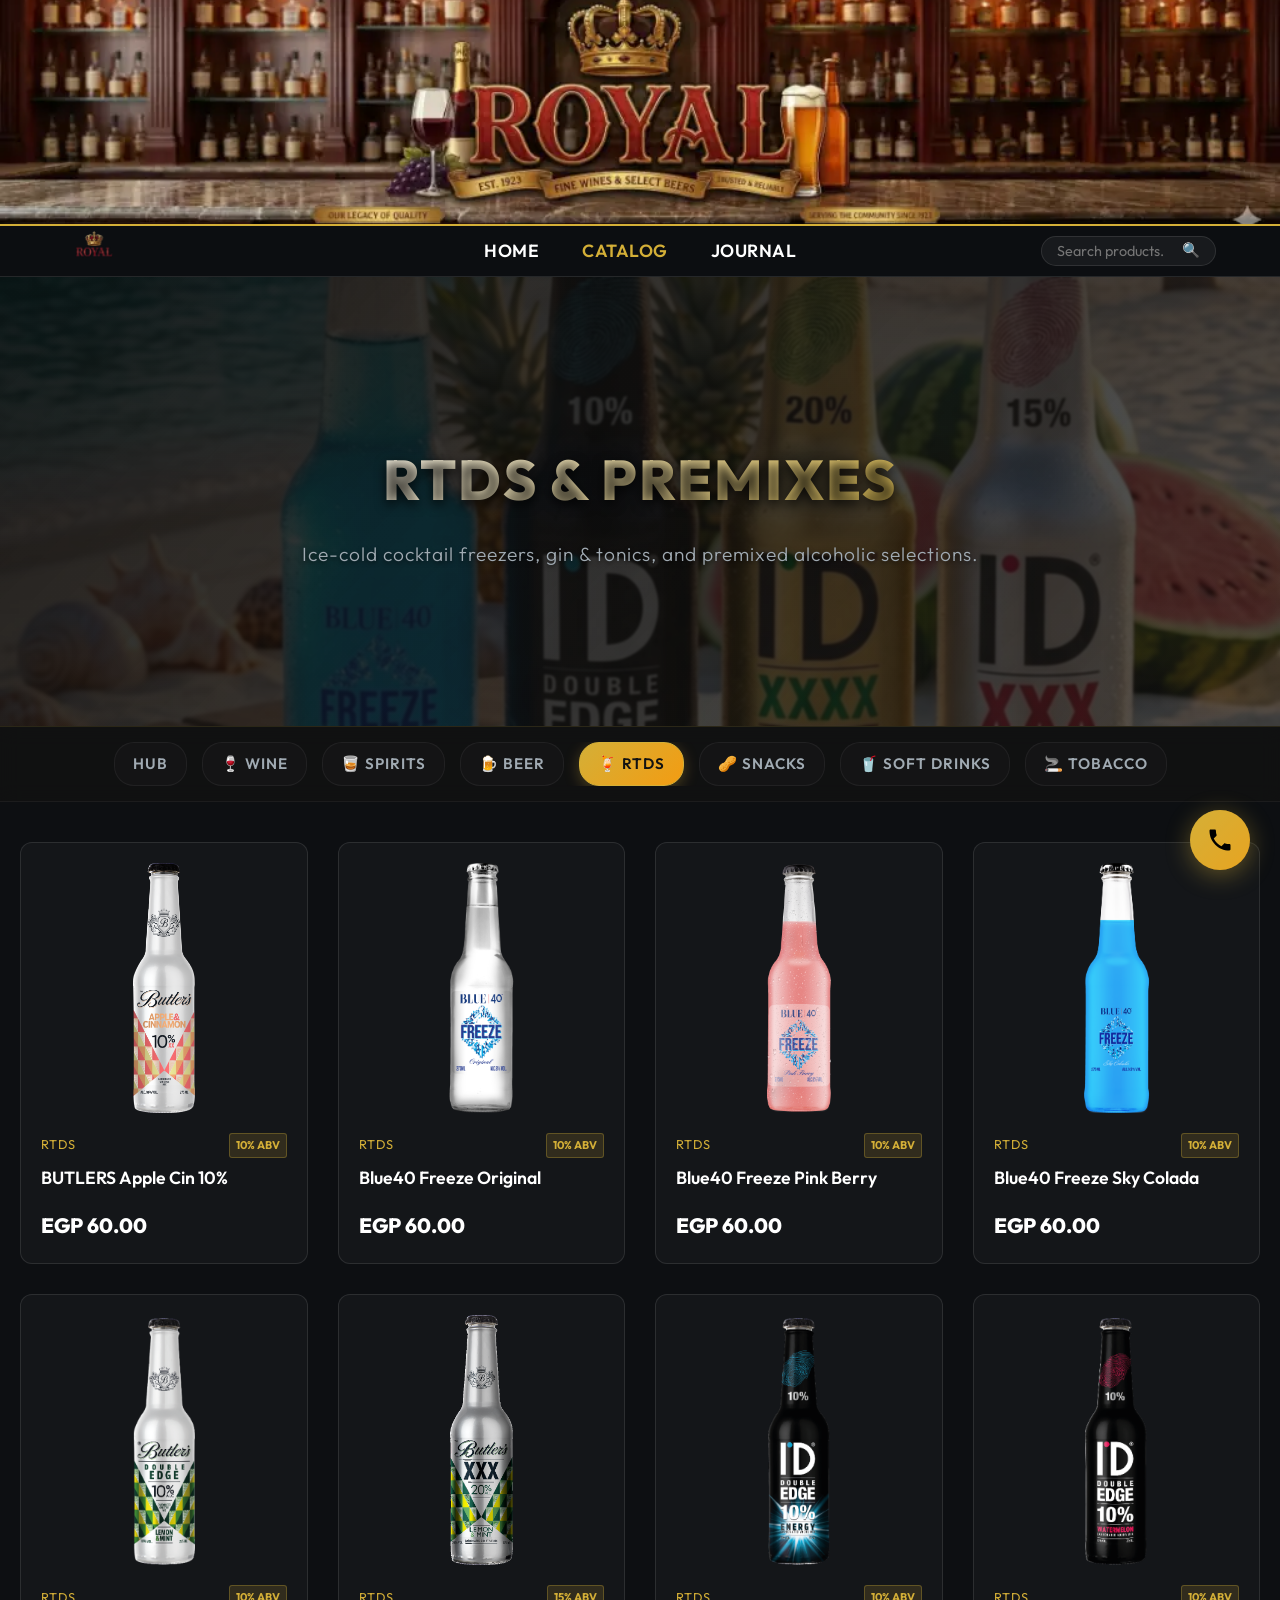
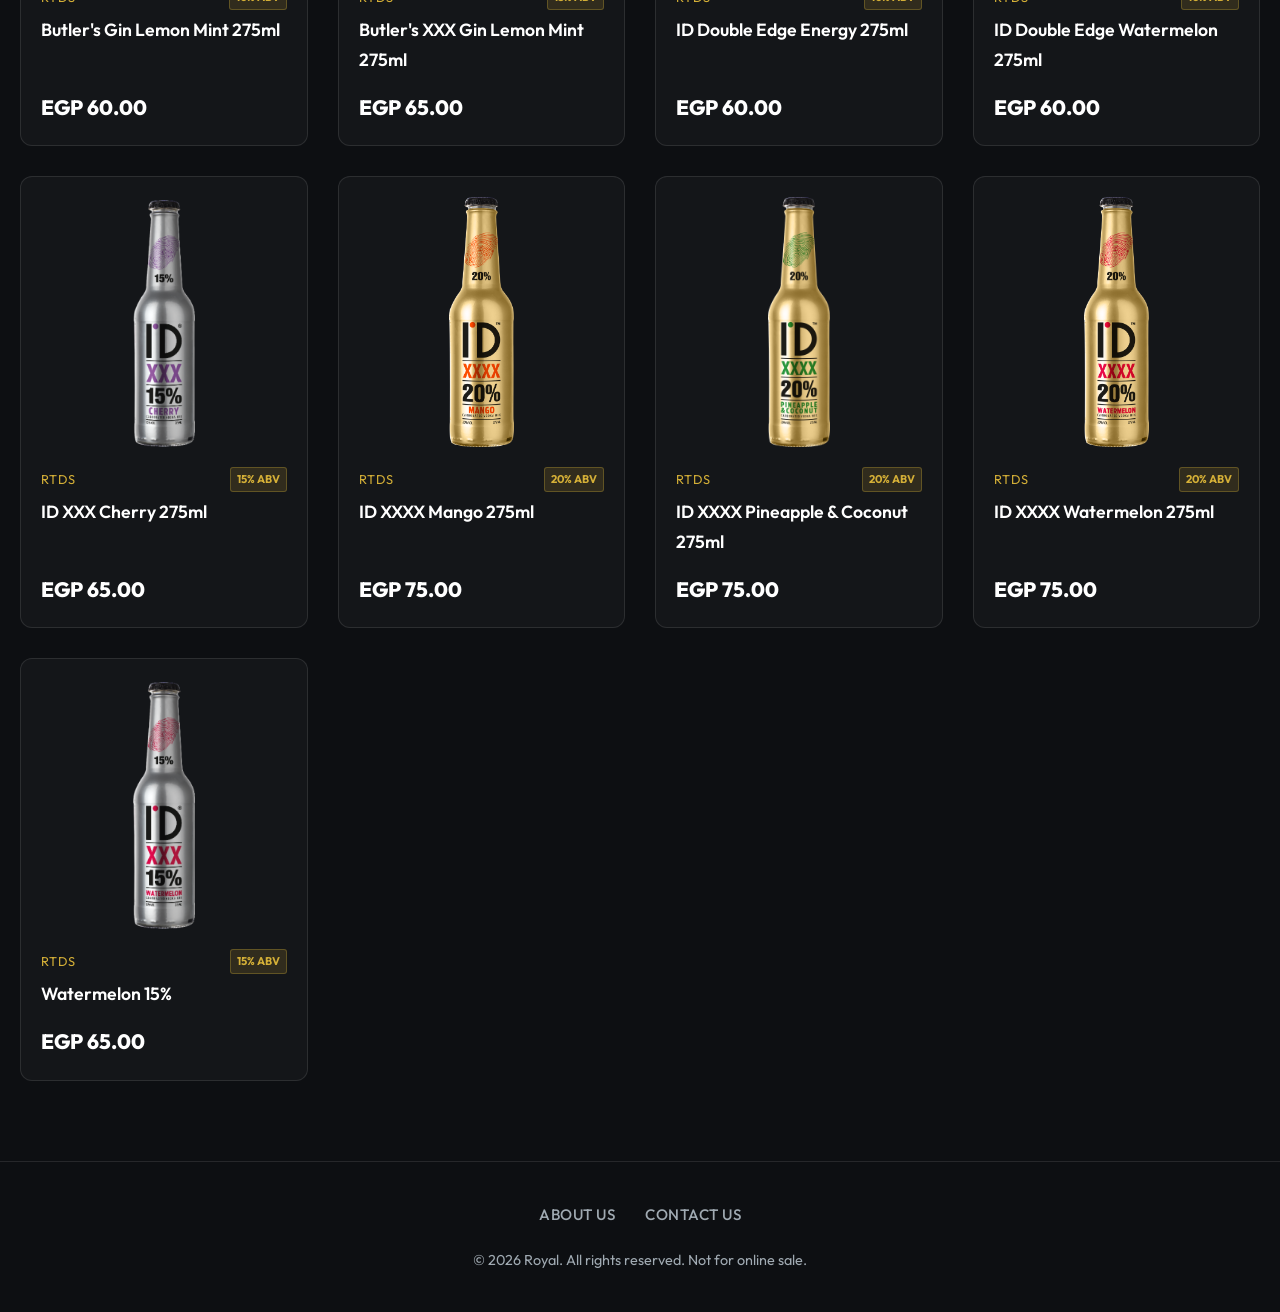
<file: rtds.html>
<!DOCTYPE html>

<html lang="en">
<head>
<meta charset="utf-8"/>
<meta content="width=device-width, initial-scale=1.0" name="viewport"/>
<title>RTDs &amp; Premixes | Royal Beverages</title>
<meta content="Browse our chilled ready-to-drink premixed cocktails, gin freezers, and zesty mixers at Royal Beverages." name="description"/>
<link crossorigin="" href="https://fonts.googleapis.com" rel="preconnect"/>
<link crossorigin="" href="https://fonts.gstatic.com" rel="preconnect"/>
<link href="https://fonts.googleapis.com/css2?family=Outfit:wght@300;400;600;800&amp;display=swap" media="print" onload="this.media='all'" rel="stylesheet"/>
<link href="css/style.css" rel="stylesheet">
</link></head>
<body data-category="RTDs">
<div class="global-banner">
<img alt="Royal Banner" height="224" src="images/banner.webp" fetchpriority="high" width="1024"/>
</div>
<header class="navbar">
<div class="logo"><a href="index.html"><img alt="Royal Logo" height="500" src="images/logo.webp" width="500"/></a></div>
<nav>
<a href="index.html">Home</a>
<a class="active" href="catalog.html">Catalog</a>
<a href="blog.html">Journal</a>
</nav>
<form action="catalog.html" class="nav-search" id="global-search-form" method="GET" role="search"><label class="sr-only" for="global-search-input">Search products</label><input aria-autocomplete="list" aria-controls="search-autocomplete-dropdown" autocomplete="off" id="global-search-input" name="search" placeholder="Search products..." type="search"/><button aria-label="Submit Search" id="global-search-btn" type="submit">🔍</button></form>
</header>
<!-- Ken Burns Live-Moving Background Parallax Hero -->
<div class="category-hero">
<div class="category-hero-bg" style="background-image: url('images/categories/rtds.webp');"></div>
<div class="category-hero-overlay"></div>
<div class="category-hero-content">
<h1>RTDs &amp; Premixes</h1>
<p>Ice-cold cocktail freezers, gin &amp; tonics, and premixed alcoholic selections.</p>
</div>
</div>
<!-- Phone-first Horizontal Swipe Category Navigation Bar -->
<div class="category-nav-bar">
<div class="category-nav-container">
<div class="category-nav-list">
<a class="category-nav-item" href="catalog.html">Hub</a>
<a class="category-nav-item" href="wine.html">🍷 Wine</a>
<a class="category-nav-item" href="spirits.html">🥃 Spirits</a>
<a class="category-nav-item" href="beer.html">🍺 Beer</a>
<a class="category-nav-item active" href="rtds.html">🍹 RTDs</a>
<a class="category-nav-item" href="snacks.html">🥜 Snacks</a>
<a class="category-nav-item" href="soft-drinks.html">🥤 Soft Drinks</a>
<a class="category-nav-item" href="tobacco.html">🚬 Tobacco</a>
</div>
</div>
</div>
<!-- Products Grid Section -->
<main class="category-products-section">
<div class="category-products-grid" id="category-products-grid">
<!-- Loaded dynamically by JS -->
</div>
</main>
<footer>
<div class="footer-links">
<a href="about.html">About Us</a>
<a href="contact.html">Contact Us</a>
</div>
<p>© 2026 Royal. All rights reserved. Not for online sale.</p>
</footer>
<script src="js/app.js" defer></script>
</body>
</html>
</file>
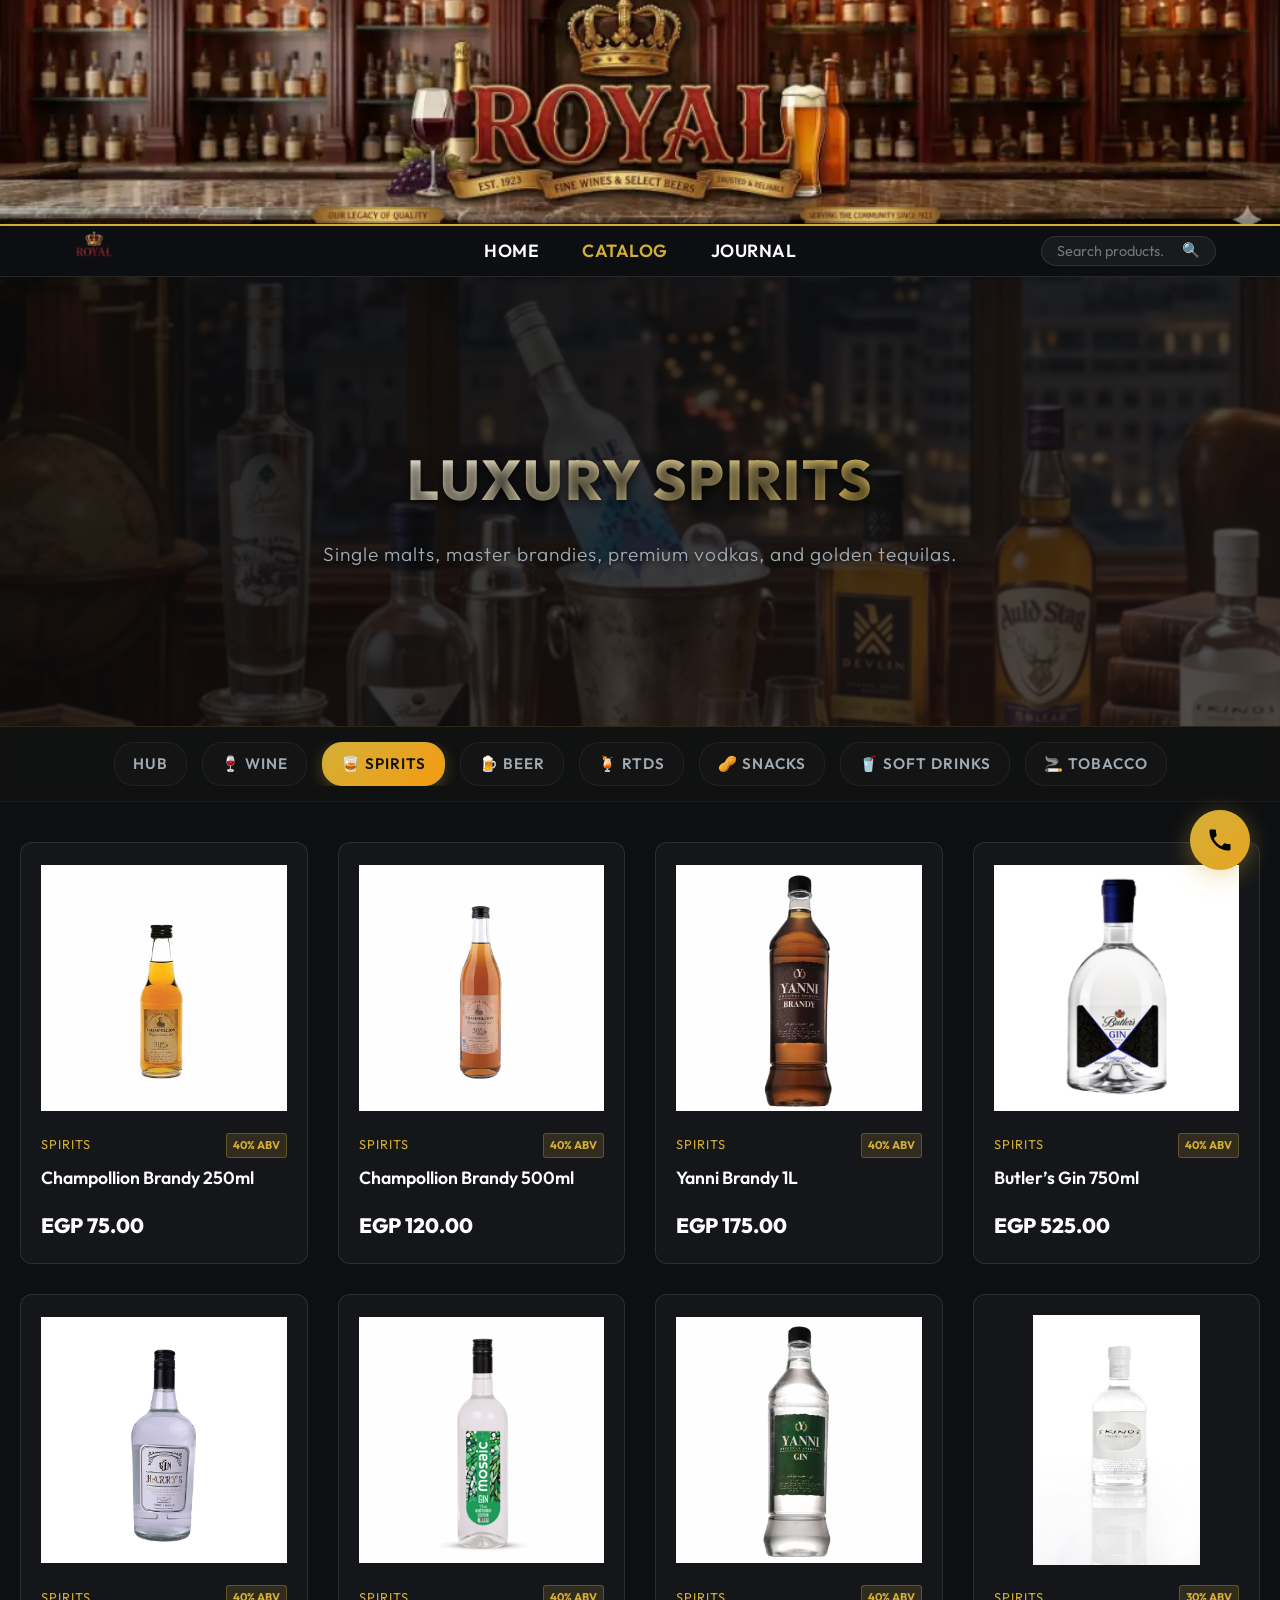
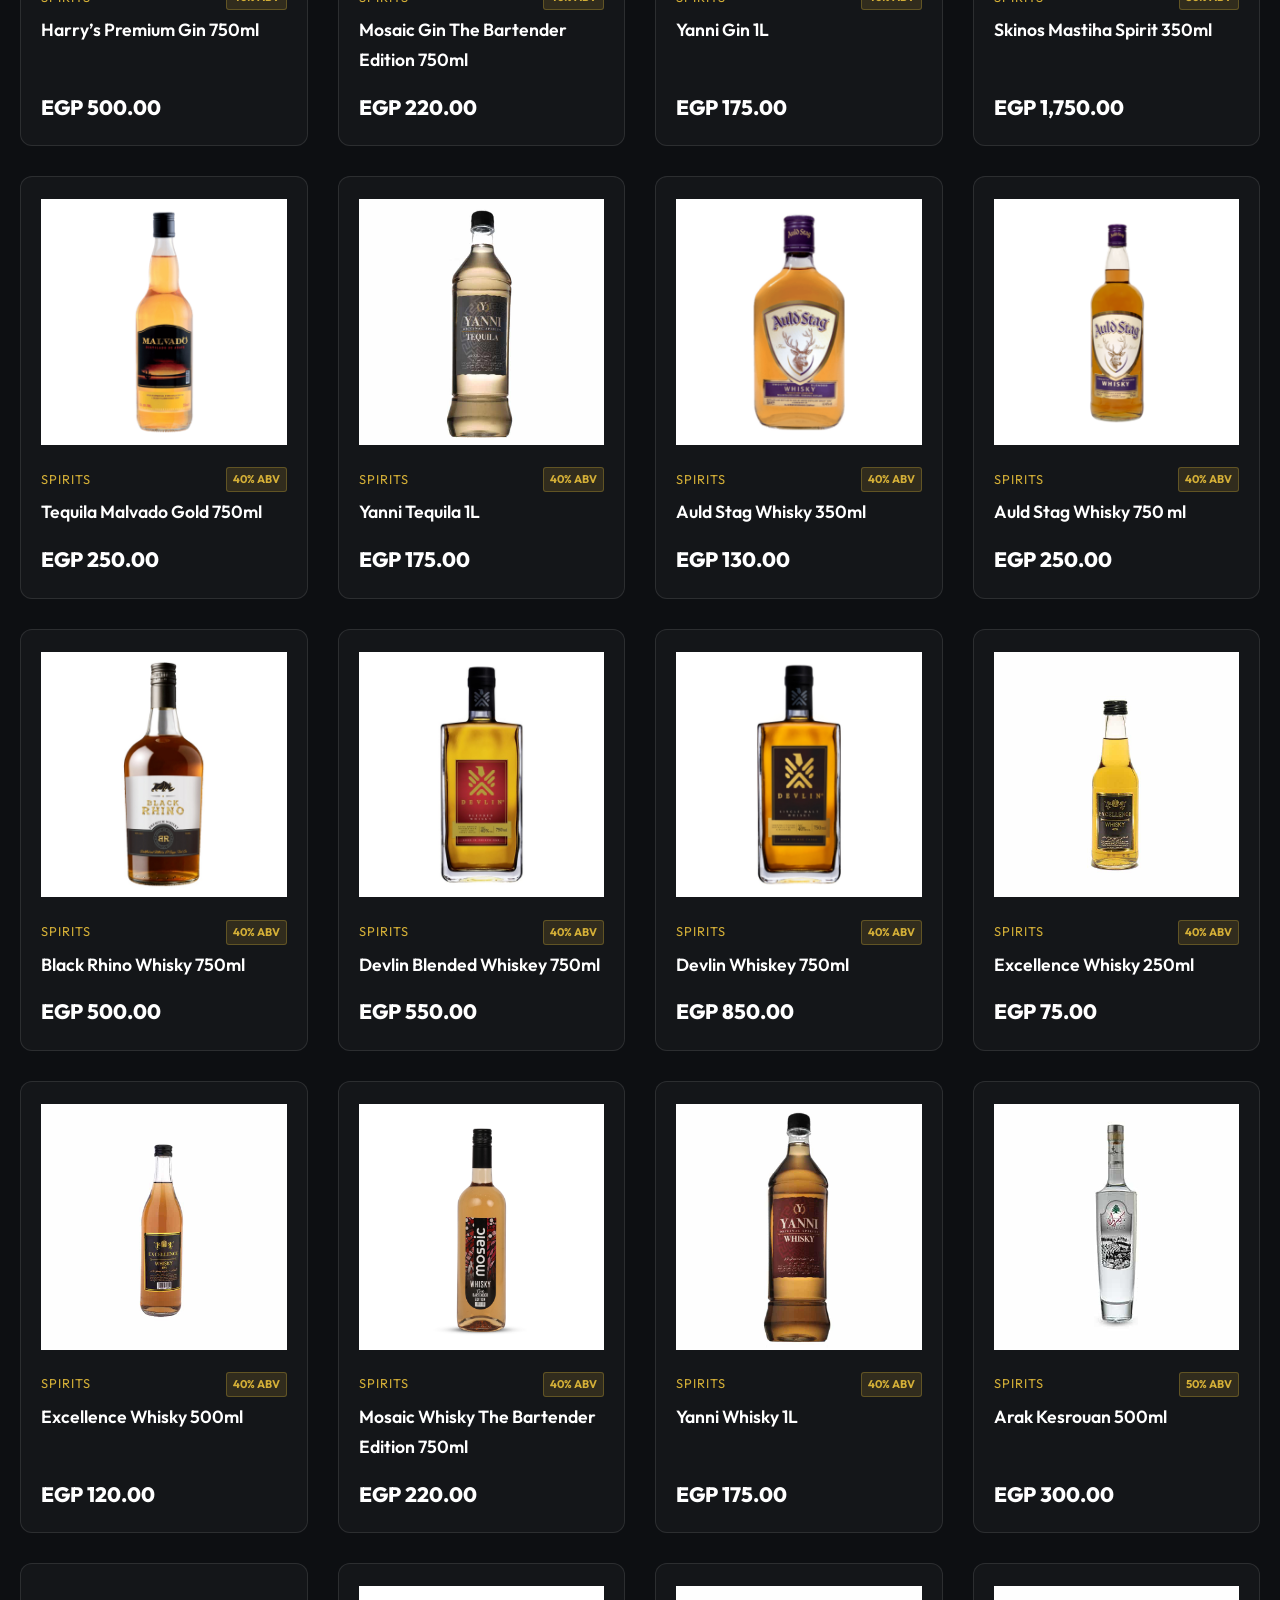
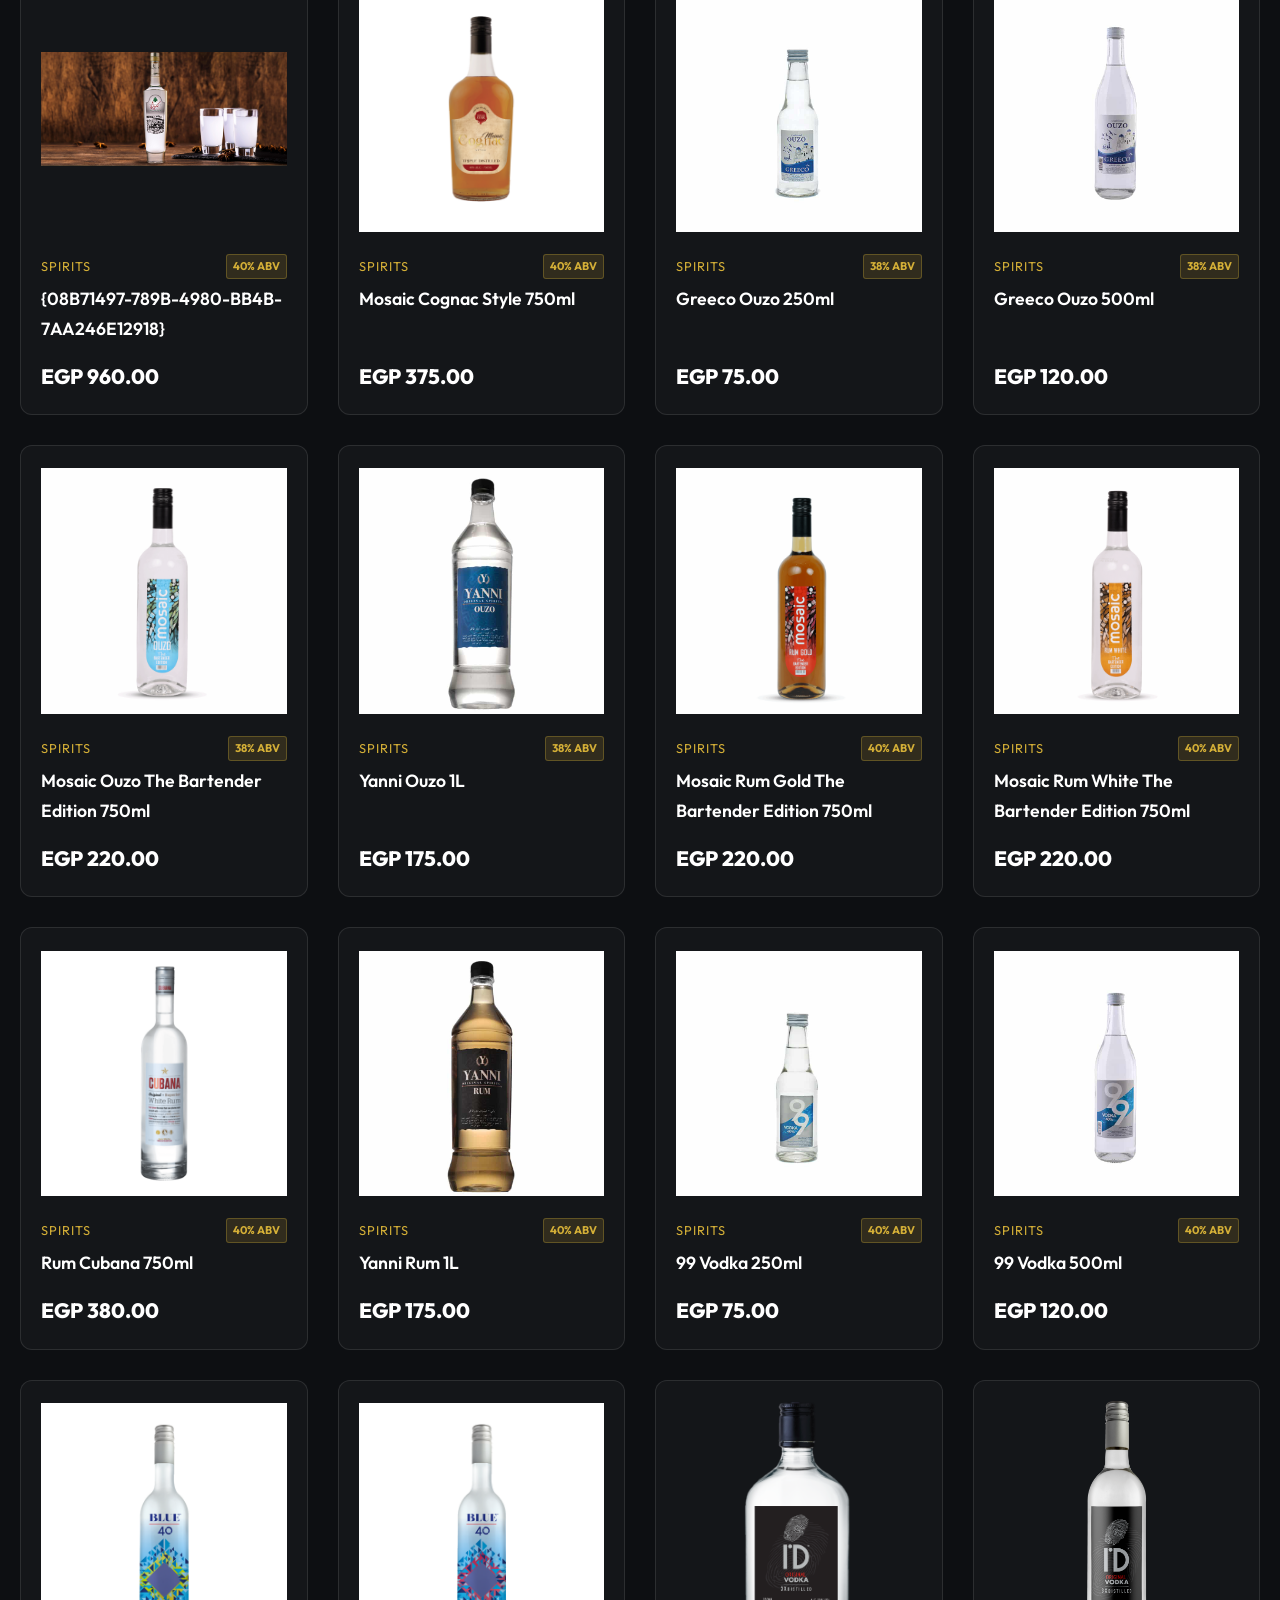
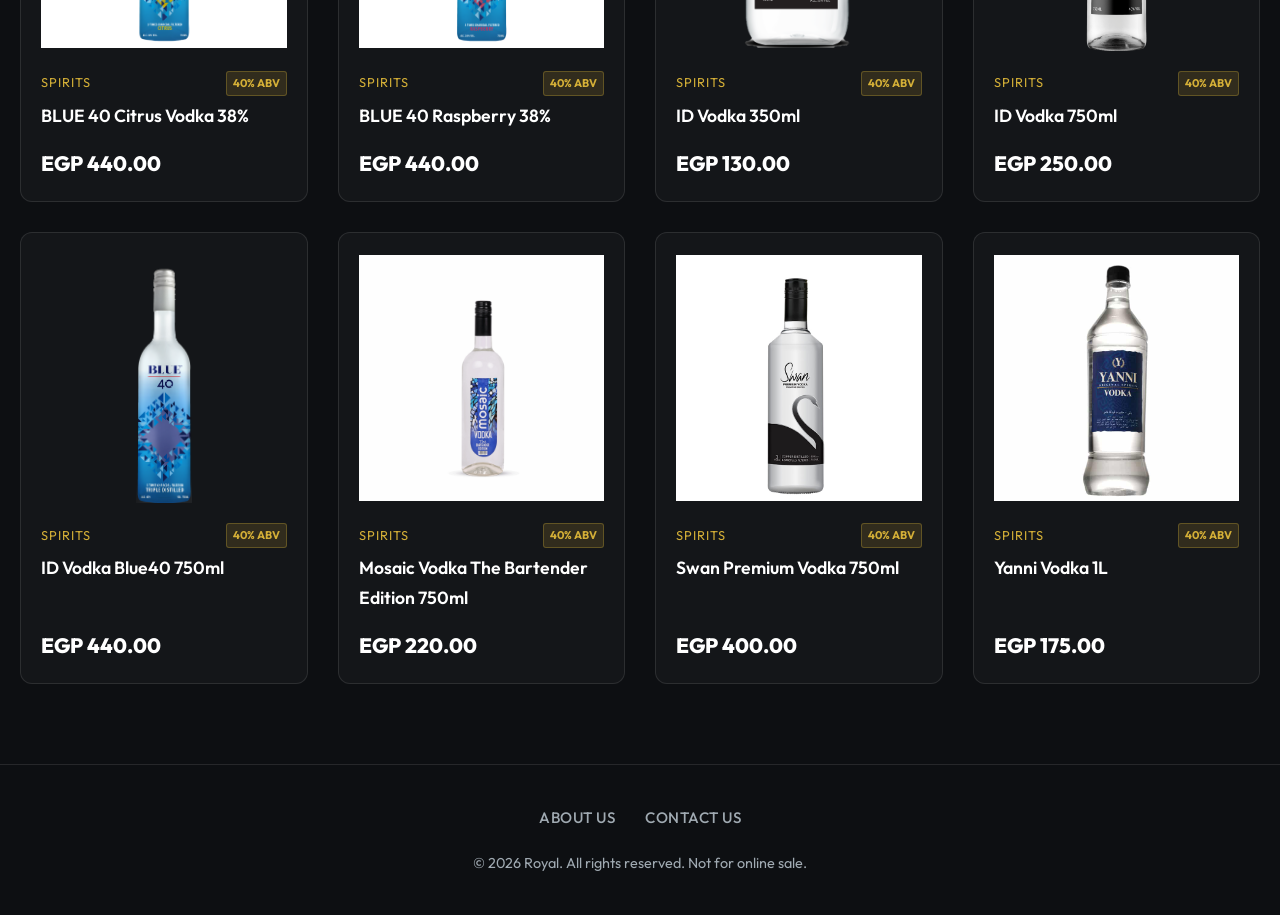
<file: spirits.html>
<!DOCTYPE html>

<html lang="en">
<head>
<meta charset="utf-8"/>
<meta content="width=device-width, initial-scale=1.0" name="viewport"/>
<title>Luxury Spirits Collection | Royal Beverages</title>
<meta content="Browse our premium selection of luxury spirits including aged scotch whiskies, fine vodkas, and select tequilas at Royal Beverages." name="description"/>
<link crossorigin="" href="https://fonts.googleapis.com" rel="preconnect"/>
<link crossorigin="" href="https://fonts.gstatic.com" rel="preconnect"/>
<link href="https://fonts.googleapis.com/css2?family=Outfit:wght@300;400;600;800&amp;display=swap" media="print" onload="this.media='all'" rel="stylesheet"/>
<link href="css/style.css" rel="stylesheet">
</link></head>
<body data-category="Spirits">
<div class="global-banner">
<img alt="Royal Banner" height="224" src="images/banner.webp" fetchpriority="high" width="1024"/>
</div>
<header class="navbar">
<div class="logo"><a href="index.html"><img alt="Royal Logo" height="500" src="images/logo.webp" width="500"/></a></div>
<nav>
<a href="index.html">Home</a>
<a class="active" href="catalog.html">Catalog</a>
<a href="blog.html">Journal</a>
</nav>
<form action="catalog.html" class="nav-search" id="global-search-form" method="GET" role="search"><label class="sr-only" for="global-search-input">Search products</label><input aria-autocomplete="list" aria-controls="search-autocomplete-dropdown" autocomplete="off" id="global-search-input" name="search" placeholder="Search products..." type="search"/><button aria-label="Submit Search" id="global-search-btn" type="submit">🔍</button></form>
</header>
<!-- Ken Burns Live-Moving Background Parallax Hero -->
<div class="category-hero">
<div class="category-hero-bg" style="background-image: url('images/categories/spirits.webp');"></div>
<div class="category-hero-overlay"></div>
<div class="category-hero-content">
<h1>Luxury Spirits</h1>
<p>Single malts, master brandies, premium vodkas, and golden tequilas.</p>
</div>
</div>
<!-- Phone-first Horizontal Swipe Category Navigation Bar -->
<div class="category-nav-bar">
<div class="category-nav-container">
<div class="category-nav-list">
<a class="category-nav-item" href="catalog.html">Hub</a>
<a class="category-nav-item" href="wine.html">🍷 Wine</a>
<a class="category-nav-item active" href="spirits.html">🥃 Spirits</a>
<a class="category-nav-item" href="beer.html">🍺 Beer</a>
<a class="category-nav-item" href="rtds.html">🍹 RTDs</a>
<a class="category-nav-item" href="snacks.html">🥜 Snacks</a>
<a class="category-nav-item" href="soft-drinks.html">🥤 Soft Drinks</a>
<a class="category-nav-item" href="tobacco.html">🚬 Tobacco</a>
</div>
</div>
</div>
<!-- Products Grid Section -->
<main class="category-products-section">
<div class="category-products-grid" id="category-products-grid">
<!-- Loaded dynamically by JS -->
</div>
</main>
<footer>
<div class="footer-links">
<a href="about.html">About Us</a>
<a href="contact.html">Contact Us</a>
</div>
<p>© 2026 Royal. All rights reserved. Not for online sale.</p>
</footer>
<script src="js/app.js" defer></script>
</body>
</html>
</file>
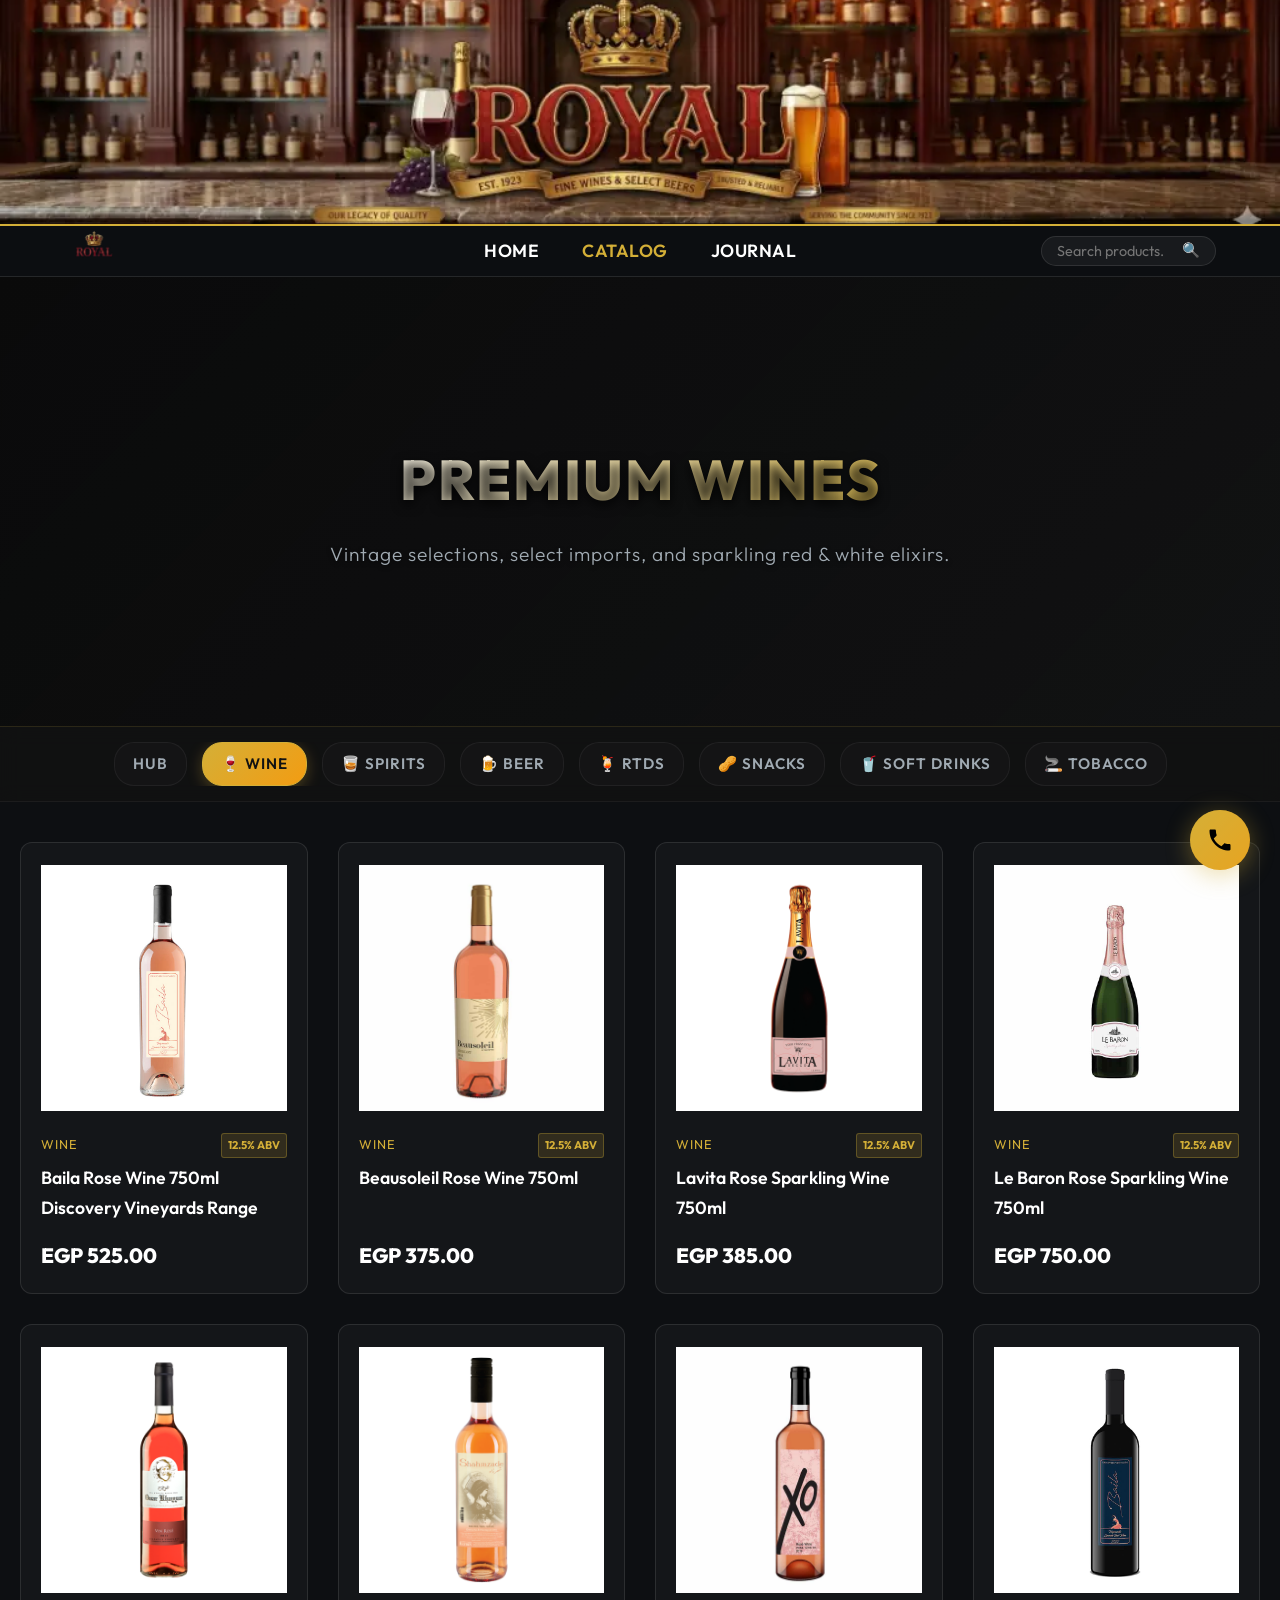
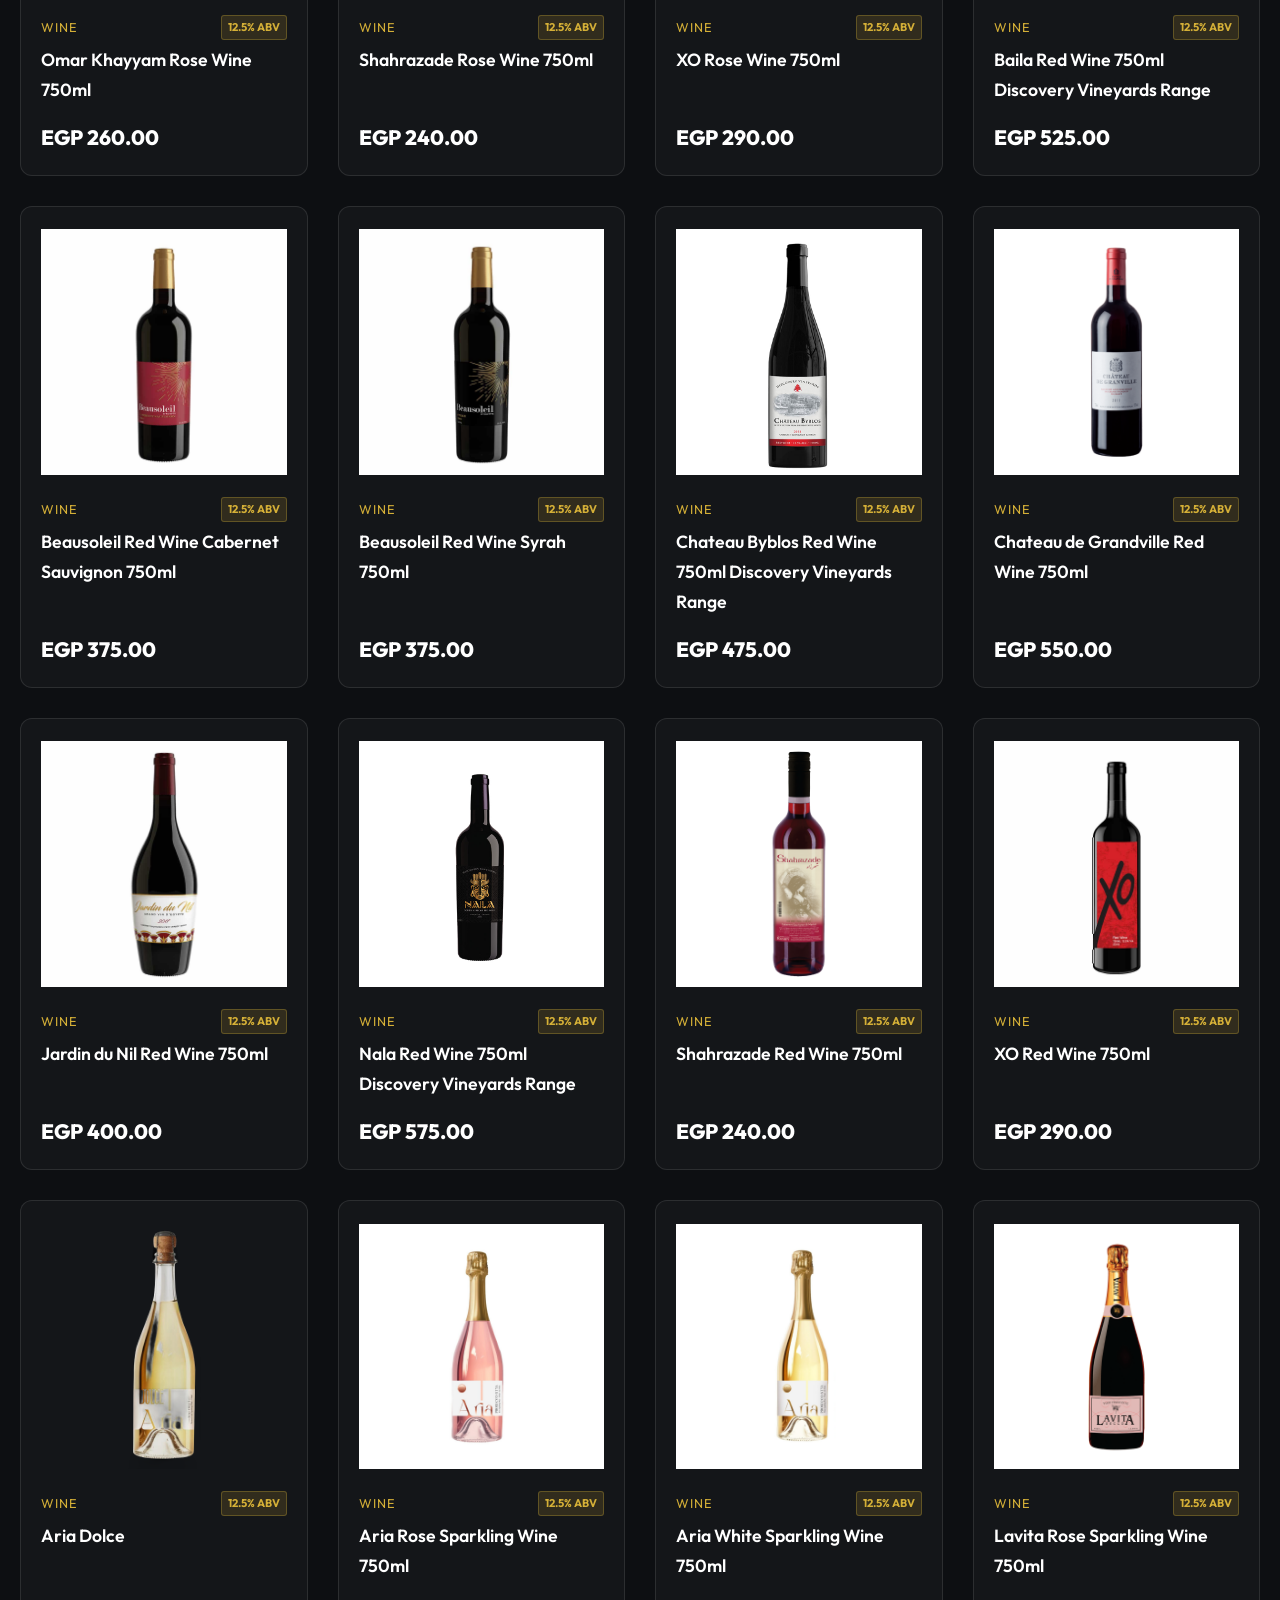
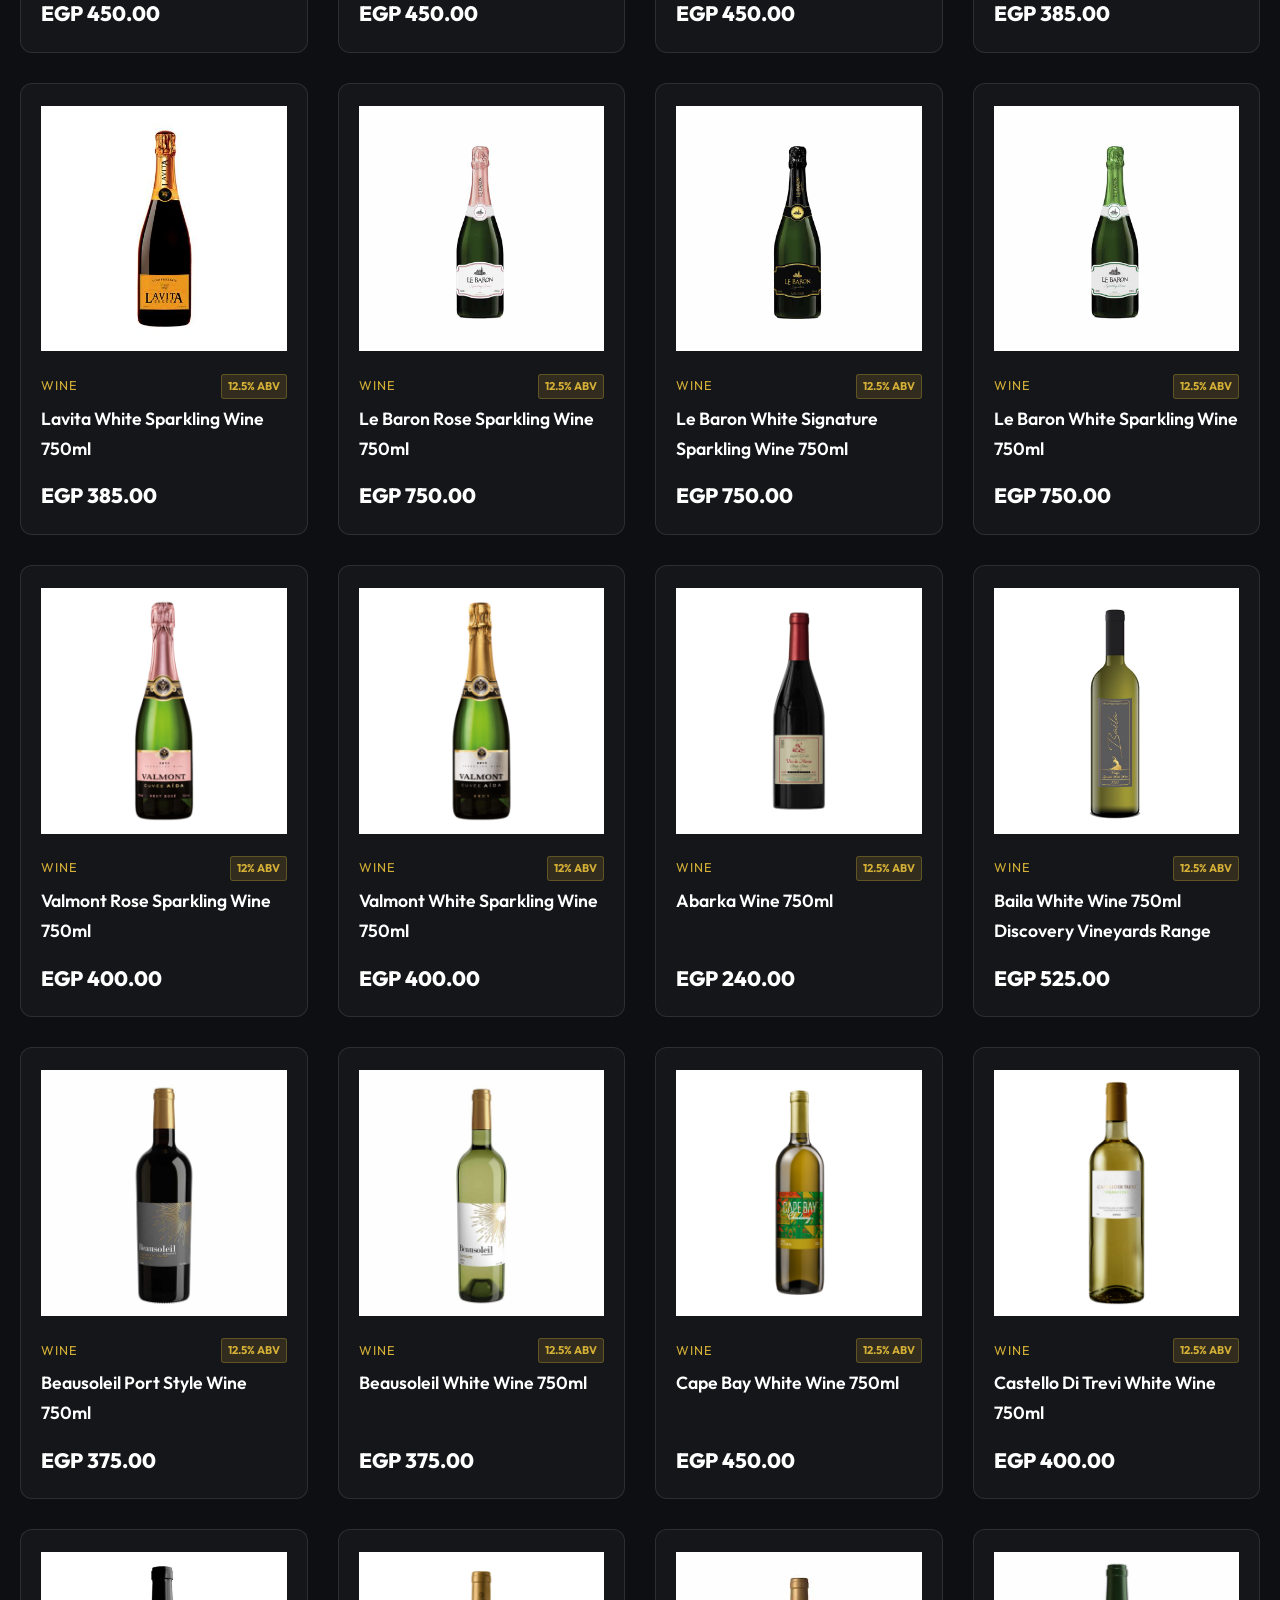
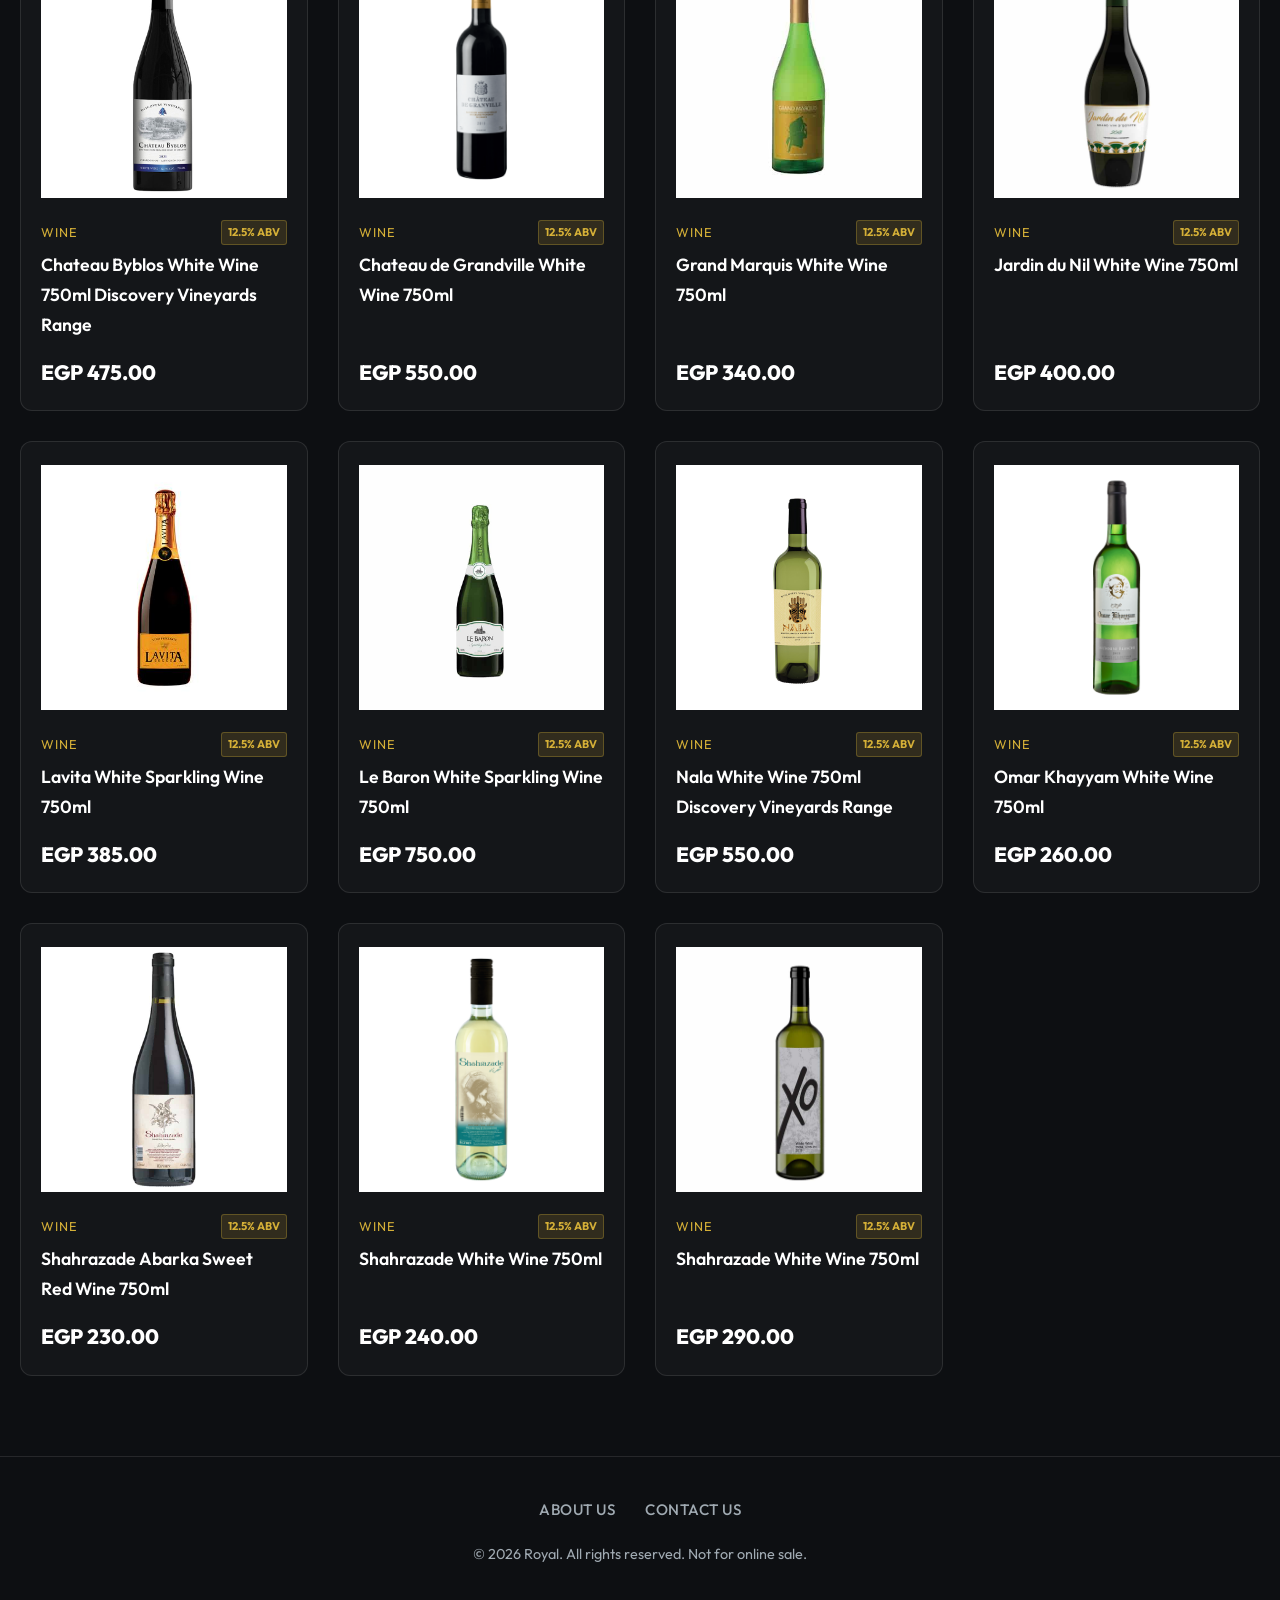
<file: wine.html>
<!DOCTYPE html>

<html lang="en">
<head>
<meta charset="utf-8"/>
<meta content="width=device-width, initial-scale=1.0" name="viewport"/>
<title>Premium Wine Collection | Royal Beverages</title>
<meta content="Browse our complete collection of vintage premium wines, sparkling champagnes, and fine whites at Royal Beverages." name="description"/>
<link crossorigin="" href="https://fonts.googleapis.com" rel="preconnect"/>
<link crossorigin="" href="https://fonts.gstatic.com" rel="preconnect"/>
<link href="https://fonts.googleapis.com/css2?family=Outfit:wght@300;400;600;800&amp;display=swap" media="print" onload="this.media='all'" rel="stylesheet"/>
<link href="css/style.css" rel="stylesheet">
</link></head>
<body data-category="Wine">
<div class="global-banner">
<img alt="Royal Banner" height="224" src="images/banner.webp" fetchpriority="high" width="1024"/>
</div>
<header class="navbar">
<div class="logo"><a href="index.html"><img alt="Royal Logo" height="500" src="images/logo.webp" width="500"/></a></div>
<nav>
<a href="index.html">Home</a>
<a class="active" href="catalog.html">Catalog</a>
<a href="blog.html">Journal</a>
</nav>
<form action="catalog.html" class="nav-search" id="global-search-form" method="GET" role="search"><label class="sr-only" for="global-search-input">Search products</label><input aria-autocomplete="list" aria-controls="search-autocomplete-dropdown" autocomplete="off" id="global-search-input" name="search" placeholder="Search products..." type="search"/><button aria-label="Submit Search" id="global-search-btn" type="submit">🔍</button></form>
</header>
<!-- Ken Burns Live-Moving Background Parallax Hero -->
<div class="category-hero">
<div class="category-hero-bg" style="background-image: url('https://images.unsplash.com/photo-1510812431401-41d2bd2722f3?auto=format&amp;fit=crop&amp;w=1600&amp;q=80');"></div>
<div class="category-hero-overlay"></div>
<div class="category-hero-content">
<h1>Premium Wines</h1>
<p>Vintage selections, select imports, and sparkling red &amp; white elixirs.</p>
</div>
</div>
<!-- Phone-first Horizontal Swipe Category Navigation Bar -->
<div class="category-nav-bar">
<div class="category-nav-container">
<div class="category-nav-list">
<a class="category-nav-item" href="catalog.html">Hub</a>
<a class="category-nav-item active" href="wine.html">🍷 Wine</a>
<a class="category-nav-item" href="spirits.html">🥃 Spirits</a>
<a class="category-nav-item" href="beer.html">🍺 Beer</a>
<a class="category-nav-item" href="rtds.html">🍹 RTDs</a>
<a class="category-nav-item" href="snacks.html">🥜 Snacks</a>
<a class="category-nav-item" href="soft-drinks.html">🥤 Soft Drinks</a>
<a class="category-nav-item" href="tobacco.html">🚬 Tobacco</a>
</div>
</div>
</div>
<!-- Products Grid Section -->
<main class="category-products-section">
<div class="category-products-grid" id="category-products-grid">
<!-- Loaded dynamically by JS -->
</div>
</main>
<footer>
<div class="footer-links">
<a href="about.html">About Us</a>
<a href="contact.html">Contact Us</a>
</div>
<p>© 2026 Royal. All rights reserved. Not for online sale.</p>
</footer>
<script src="js/app.js" defer></script>
</body>
</html>
</file>
<file: css/style.css>
:root {
    --bg-main: #0d0f12;
    --bg-secondary: #1a1d24;
    --text-main: #ffffff;
    --text-muted: #a0aab2;
    --accent: #d4af37; /* Gold */
    --accent-hover: #f1c40f;
    --card-bg: rgba(255, 255, 255, 0.03);
    --border: rgba(255, 255, 255, 0.1);
}

* {
    margin: 0;
    padding: 0;
    box-sizing: border-box;
}

body {
    font-family: 'Outfit', sans-serif;
    background-color: var(--bg-main);
    color: var(--text-main);
    line-height: 1.7;
    font-size: 1.05rem;
}

a {
    text-decoration: none;
    color: inherit;
}

/* Global Banner */
.global-banner {
    width: 100%;
    display: flex;
    justify-content: center;
    background-color: #000;
    border-bottom: 2px solid var(--accent);
}

.global-banner img {
    width: 100%;
    max-height: 250px;
    object-fit: cover;
    display: block;
}

/* Navbar */
.navbar {
    display: flex;
    justify-content: center;
    align-items: center;
    padding: 10px 5%;
    background: rgba(13, 15, 18, 0.95);
    backdrop-filter: blur(10px);
    position: sticky;
    top: 0;
    z-index: 100;
    border-bottom: 1px solid var(--border);
}

.logo {
    display: flex;
    align-items: center;
    position: absolute;
    left: 5%;
}

.logo img {
    height: 60px; /* Adjust height based on the logo's aspect ratio */
    width: auto;
    object-fit: contain;
}

.navbar nav a {
    margin: 0 20px;
    font-weight: 600;
    font-size: 1.1rem;
    letter-spacing: 0.5px;
    text-transform: uppercase;
    transition: color 0.3s ease;
}

.navbar nav a:hover, .navbar nav a.active {
    color: var(--accent);
}

/* Hero Section */
.hero {
    height: 80vh;
    display: flex;
    align-items: center;
    justify-content: center;
    text-align: center;
    position: relative;
    overflow: hidden;
    background-color: var(--bg-main);
}

.hero-slideshow {
    position: absolute;
    top: 0; left: 0; width: 100%; height: 100%;
    z-index: 0;
}

.hero-slideshow .slide {
    position: absolute;
    top: 0; left: 0; width: 100%; height: 100%;
    background-size: cover;
    background-position: center;
    opacity: 0;
    animation: fadeSlide 15s infinite;
}
.slide-1 { background-image: url('../images/slide1.webp'); animation-delay: 0s; }
.slide-2 { background-image: url('../images/slide2.webp'); animation-delay: 5s; }
.slide-3 { background-image: url('../images/slide3.webp'); animation-delay: 10s; }

@keyframes fadeSlide {
    0% { opacity: 0; transform: scale(1.0); }
    10% { opacity: 1; transform: scale(1.02); }
    33% { opacity: 1; transform: scale(1.05); }
    43% { opacity: 0; transform: scale(1.07); }
    100% { opacity: 0; transform: scale(1.0); }
}

.hero::before {
    content: '';
    position: absolute;
    top: 0; left: 0; right: 0; bottom: 0;
    background: rgba(13, 15, 18, 0.7); /* Dark overlay to make text readable */
    z-index: 1;
}

.hero-content {
    position: relative;
    z-index: 2;
    max-width: 800px;
    padding: 0 20px;
}

.hero h1 {
    font-size: 4rem;
    font-weight: 800;
    margin-bottom: 20px;
}

.hero h1 span {
    background: linear-gradient(45deg, var(--accent), #f39c12);
    -webkit-background-clip: text;
    -webkit-text-fill-color: transparent;
}

.hero p {
    font-size: 1.2rem;
    color: var(--text-muted);
    margin-bottom: 40px;
}

.btn-primary {
    background: var(--accent);
    color: #000;
    padding: 15px 40px;
    border-radius: 30px;
    font-weight: 600;
    text-transform: uppercase;
    letter-spacing: 1px;
    transition: all 0.3s ease;
    display: inline-block;
}

.btn-primary:hover {
    background: var(--accent-hover);
    transform: translateY(-3px);
    box-shadow: 0 10px 20px rgba(212, 175, 55, 0.2);
}

/* Featured Categories */
.featured-categories {
    padding: 80px 5%;
}

.featured-categories h2 {
    text-align: center;
    font-size: 2.5rem;
    margin-bottom: 50px;
}

.category-grid {
    display: grid;
    grid-template-columns: repeat(auto-fit, minmax(300px, 1fr));
    gap: 30px;
}

.category-card {
    background: var(--card-bg);
    border: 1px solid var(--border);
    border-radius: 15px;
    padding: 30px;
    text-align: center;
    transition: all 0.4s ease;
    overflow: hidden;
    position: relative;
}

.category-card::after {
    content: '';
    position: absolute;
    top: 0; left: 0; right: 0; bottom: 0;
    border-radius: 15px;
    box-shadow: inset 0 0 0 1px var(--accent);
    opacity: 0;
    transition: opacity 0.4s ease;
}

.category-card:hover {
    transform: translateY(-10px);
    background: rgba(255, 255, 255, 0.05);
}

.category-card:hover::after {
    opacity: 0.5;
}

.category-card img {
    width: 100%;
    height: 300px;
    object-fit: contain;
    margin-bottom: 20px;
    filter: drop-shadow(0 10px 15px rgba(0,0,0,0.5));
    transition: transform 0.5s ease;
}

.category-card:hover img {
    transform: scale(1.05);
}

.category-card h3 {
    font-size: 1.5rem;
    font-weight: 600;
}

/* Catalog Page */
.catalog-page {
    padding: 60px 5%;
}

.catalog-header {
    text-align: center;
    margin-bottom: 60px;
}

.catalog-header h1 {
    font-size: 3rem;
    margin-bottom: 10px;
}

.catalog-header p {
    color: var(--accent);
    font-style: italic;
}

.catalog-container {
    display: flex;
    gap: 40px;
}

.sidebar {
    width: 250px;
    flex-shrink: 0;
}

.sidebar h3 {
    font-size: 1.2rem;
    margin-bottom: 20px;
    border-bottom: 1px solid var(--border);
    padding-bottom: 10px;
}

.sidebar ul {
    list-style: none;
}

.sidebar li {
    padding: 10px 0;
    color: var(--text-muted);
    cursor: pointer;
    transition: color 0.3s ease;
}

.sidebar li:hover, .sidebar li.active {
    color: var(--accent);
}

.products {
    flex-grow: 1;
}

.products-grid {
    display: grid;
    grid-template-columns: repeat(auto-fill, minmax(250px, 1fr));
    gap: 30px;
}

.product-card {
    background: var(--card-bg);
    border: 1px solid var(--border);
    border-radius: 12px;
    padding: 20px;
    transition: all 0.3s ease;
    display: flex;
    flex-direction: column;
}

.product-card:hover {
    transform: translateY(-5px);
    border-color: rgba(212, 175, 55, 0.3);
    box-shadow: 0 10px 30px rgba(0,0,0,0.5);
}

.product-img {
    width: 100%;
    height: 250px;
    object-fit: contain;
    margin-bottom: 20px;
}

.product-category {
    font-size: 0.8rem;
    color: var(--accent);
    text-transform: uppercase;
    letter-spacing: 1px;
    margin-bottom: 5px;
}

.product-name {
    font-size: 1.1rem;
    font-weight: 600;
    margin-bottom: 15px;
    flex-grow: 1;
}

.product-price {
    font-size: 1.3rem;
    font-weight: 800;
    color: var(--text-main);
}

/* Footer */
footer {
    text-align: center;
    padding: 40px 20px;
    border-top: 1px solid var(--border);
    color: var(--text-muted);
    font-size: 0.9rem;
    margin-top: 80px;
}

/* Contact Container */
.contact-container {
    display: grid;
    grid-template-columns: 1fr 1fr;
    gap: 40px;
    text-align: left;
    background: var(--card-bg);
    padding: 40px;
    border-radius: 15px;
    border: 1px solid var(--border);
}

/* Nav Search Bar */
.nav-search {
    position: absolute;
    right: 5%;
    display: flex;
    align-items: center;
    background: rgba(255, 255, 255, 0.05);
    border: 1px solid var(--border);
    border-radius: 20px;
    padding: 5px 15px;
    transition: all 0.3s ease;
}

.nav-search:focus-within {
    border-color: var(--accent);
    background: rgba(255, 255, 255, 0.1);
    box-shadow: 0 0 10px rgba(212, 175, 55, 0.2);
}

.nav-search input {
    background: none;
    border: none;
    outline: none;
    color: var(--text-main);
    font-family: inherit;
    font-size: 0.9rem;
    width: 120px;
    transition: width 0.3s ease;
}

.nav-search input:focus {
    width: 180px;
}

.nav-search button {
    background: none;
    border: none;
    color: var(--accent);
    cursor: pointer;
    font-size: 0.9rem;
    display: flex;
    align-items: center;
    justify-content: center;
    padding-left: 5px;
}

/* Floating Call Button */
.floating-call-btn {
    position: fixed;
    bottom: 30px;
    right: 30px;
    width: 60px;
    height: 60px;
    background: linear-gradient(135deg, var(--accent), #f39c12);
    border-radius: 50%;
    box-shadow: 0 5px 25px rgba(212, 175, 55, 0.4);
    display: flex;
    align-items: center;
    justify-content: center;
    color: #000;
    z-index: 1000;
    cursor: pointer;
    transition: all 0.3s cubic-bezier(0.175, 0.885, 0.32, 1.275);
}

.floating-call-btn:hover {
    transform: scale(1.1) translateY(-5px);
    box-shadow: 0 8px 30px rgba(212, 175, 55, 0.6);
}

.floating-call-btn svg {
    width: 28px;
    height: 28px;
}

/* Pulsing effect */
.fab-pulse {
    position: absolute;
    width: 100%;
    height: 100%;
    background: var(--accent);
    border-radius: 50%;
    opacity: 0.4;
    z-index: -1;
    animation: fabPulse 2s infinite;
}

@keyframes fabPulse {
    0% {
        transform: scale(1);
        opacity: 0.4;
    }
    100% {
        transform: scale(1.6);
        opacity: 0;
    }
}

/* Responsive Design */
@media (max-width: 900px) {
    .nav-search {
        position: relative;
        right: auto;
        margin-top: 10px;
        width: 100%;
        max-width: 250px;
        justify-content: space-between;
    }
    .nav-search input {
        width: 100%;
    }
    .nav-search input:focus {
        width: 100%;
    }
}

@media (max-width: 768px) {
    .navbar {
        flex-direction: column;
        padding: 15px 5%;
    }
    
    .logo {
        position: relative;
        left: auto;
        margin-bottom: 10px;
    }
    
    .navbar nav {
        display: flex;
        flex-wrap: wrap;
        justify-content: center;
        gap: 15px;
    }
    
    .navbar nav a {
        margin: 0;
        font-size: 1.05rem;
    }

    .hero h1 {
        font-size: 2.5rem;
    }
    
    .catalog-container {
        flex-direction: column;
    }
    
    .sidebar {
        width: 100%;
        margin-bottom: 20px;
    }
    
    .sidebar ul {
        display: flex;
        flex-wrap: wrap;
        gap: 10px;
    }
    
    .sidebar li {
        margin-bottom: 0;
    }
    
    .products-grid {
        grid-template-columns: repeat(2, 1fr);
        gap: 15px;
    }
    
    .products-grid .product-card {
        padding: 12px;
        border-radius: 10px;
    }
    
    .products-grid .product-card img {
        height: 160px;
    }
    
    .products-grid .product-card h3 {
        font-size: 0.95rem;
        margin-top: 8px;
    }
    
    .products-grid .product-card .price {
        font-size: 1.05rem;
    }
    
    .contact-container {
        grid-template-columns: 1fr;
        padding: 20px;
        gap: 20px;
    }
    
    .floating-call-btn {
        bottom: 20px;
        right: 20px;
        width: 50px;
        height: 50px;
    }
    .floating-call-btn svg {
        width: 22px;
        height: 22px;
    }
}

/* Age Verification Modal */
.age-gate-overlay {
    position: fixed;
    top: 0; left: 0; right: 0; bottom: 0;
    background: rgba(13, 15, 18, 0.98);
    z-index: 9999;
    display: flex;
    align-items: center;
    justify-content: center;
    padding: 20px;
    opacity: 0;
    transition: opacity 0.5s ease;
}

.age-gate-overlay.show {
    opacity: 1;
}

.age-gate-modal {
    background: rgba(26, 29, 36, 0.95);
    border: 1px solid var(--border);
    border-radius: 20px;
    padding: 50px 40px;
    max-width: 500px;
    width: 100%;
    text-align: center;
    box-shadow: 0 15px 50px rgba(0, 0, 0, 0.8), 0 0 40px rgba(212, 175, 55, 0.15);
    transform: scale(0.9);
    transition: transform 0.5s cubic-bezier(0.175, 0.885, 0.32, 1.275);
}

.age-gate-overlay.show .age-gate-modal {
    transform: scale(1);
}

.age-gate-logo {
    height: 80px;
    width: auto;
    margin-bottom: 30px;
    filter: drop-shadow(0 4px 10px rgba(212, 175, 55, 0.3));
}

.age-gate-modal h2 {
    font-size: 2rem;
    margin-bottom: 15px;
    font-weight: 800;
}

.age-gate-modal h2 span {
    background: linear-gradient(45deg, var(--accent), #f39c12);
    -webkit-background-clip: text;
    -webkit-text-fill-color: transparent;
}

.age-gate-modal p {
    color: var(--text-muted);
    font-size: 1.05rem;
    line-height: 1.6;
    margin-bottom: 40px;
}

.age-gate-buttons {
    display: flex;
    gap: 20px;
    justify-content: center;
}

.btn-age-confirm {
    background: linear-gradient(135deg, var(--accent), #f39c12);
    color: #000;
    border: none;
    padding: 15px 35px;
    font-size: 1rem;
    font-weight: 700;
    border-radius: 30px;
    cursor: pointer;
    transition: all 0.3s ease;
    text-transform: uppercase;
    letter-spacing: 1px;
    flex: 1;
}

.btn-age-confirm:hover {
    transform: translateY(-3px);
    box-shadow: 0 10px 20px rgba(212, 175, 55, 0.3);
}

.btn-age-reject {
    background: transparent;
    color: var(--text-muted);
    border: 1px solid var(--border);
    padding: 15px 35px;
    font-size: 1rem;
    font-weight: 600;
    border-radius: 30px;
    cursor: pointer;
    transition: all 0.3s ease;
    text-transform: uppercase;
    letter-spacing: 1px;
    flex: 1;
}

.btn-age-reject:hover {
    background: rgba(255, 255, 255, 0.05);
    color: var(--text-main);
}

@media (max-width: 480px) {
    .age-gate-buttons {
        flex-direction: column;
    }
    .age-gate-modal {
        padding: 40px 20px;
    }
}

/* Autocomplete Dropdown Styles */
.nav-search-results {
    position: absolute;
    top: 100%;
    right: 0;
    width: 340px;
    background: rgba(18, 18, 18, 0.95);
    backdrop-filter: blur(12px);
    -webkit-backdrop-filter: blur(12px);
    border: 1px solid var(--border);
    border-radius: 12px;
    margin-top: 10px;
    box-shadow: 0 10px 30px rgba(0, 0, 0, 0.6), 0 0 1px rgba(212, 175, 55, 0.3);
    z-index: 10000;
    display: none;
    flex-direction: column;
    overflow: hidden;
    animation: fadeInDropdown 0.25s cubic-bezier(0.16, 1, 0.3, 1);
}

@keyframes fadeInDropdown {
    from {
        opacity: 0;
        transform: translateY(-8px);
    }
    to {
        opacity: 1;
        transform: translateY(0);
    }
}

.autocomplete-suggestion {
    display: flex;
    align-items: center;
    padding: 10px 15px;
    text-decoration: none;
    color: var(--text-main);
    border-bottom: 1px solid rgba(255, 255, 255, 0.05);
    transition: background 0.2s ease, border-left 0.2s ease;
    border-left: 3px solid transparent;
    cursor: pointer;
}

.autocomplete-suggestion:last-child {
    border-bottom: none;
}

.autocomplete-suggestion:hover, .autocomplete-suggestion.active {
    background: rgba(212, 175, 55, 0.08);
    border-left-color: var(--accent);
}

.autocomplete-suggestion img {
    width: 40px;
    height: 40px;
    object-fit: contain;
    border-radius: 6px;
    margin-right: 12px;
    background: rgba(255, 255, 255, 0.03);
    padding: 2px;
    border: 1px solid rgba(255, 255, 255, 0.1);
}

.suggestion-info {
    display: flex;
    flex-direction: column;
    flex-grow: 1;
    min-width: 0;
}

.suggestion-name {
    font-size: 0.85rem;
    font-weight: 600;
    color: var(--text-main);
    white-space: nowrap;
    overflow: hidden;
    text-overflow: ellipsis;
    margin-bottom: 2px;
    text-align: left;
}

.suggestion-meta {
    font-size: 0.7rem;
    color: var(--text-muted);
    text-transform: uppercase;
    letter-spacing: 0.5px;
    text-align: left;
}

.suggestion-price {
    font-size: 0.85rem;
    font-weight: 700;
    color: var(--accent);
    margin-left: 10px;
    white-space: nowrap;
}

.suggestion-no-results {
    padding: 15px;
    text-align: center;
    color: var(--text-muted);
    font-size: 0.85rem;
}

.suggestion-view-all {
    display: block;
    padding: 10px;
    text-align: center;
    background: rgba(212, 175, 55, 0.05);
    color: var(--accent);
    font-size: 0.8rem;
    font-weight: 600;
    text-decoration: none;
    border-top: 1px solid rgba(212, 175, 55, 0.15);
    transition: background 0.2s;
    cursor: pointer;
}

.suggestion-view-all:hover, .suggestion-view-all.active {
    background: rgba(212, 175, 55, 0.15);
}

@media (max-width: 480px) {
    .nav-search-results {
        width: calc(100vw - 30px);
        right: auto;
        left: 50%;
        transform: translateX(-50%);
    }
    @keyframes fadeInDropdown {
        from {
            opacity: 0;
            transform: translate(-50%, -8px);
        }
        to {
            opacity: 1;
            transform: translate(-50%, 0);
        }
    }
}

/* Parallax Divider Section */
.parallax-section {
    position: relative;
    height: 400px;
    display: flex;
    align-items: center;
    justify-content: center;
    text-align: center;
    color: var(--text-main);
    overflow: hidden;
    margin: 60px 0;
    padding: 0 20px;
    background-image: url('../images/slide2.webp');
    background-position: center;
    background-repeat: no-repeat;
    background-size: cover;
    background-attachment: fixed;
    border-top: 1px solid rgba(212, 175, 55, 0.1);
    border-bottom: 1px solid rgba(212, 175, 55, 0.1);
}

/* Mobile fallback to avoid stuttery/glitchy scrolling on iOS & other touch screens */
@media (hover: none) or (max-width: 1024px) {
    .parallax-section {
        background-attachment: scroll;
    }
}

.parallax-overlay {
    position: absolute;
    top: 0;
    left: 0;
    right: 0;
    bottom: 0;
    background: linear-gradient(135deg, rgba(10, 10, 10, 0.85) 0%, rgba(20, 20, 20, 0.7) 100%);
    backdrop-filter: blur(2px);
    -webkit-backdrop-filter: blur(2px);
    z-index: 1;
}

.parallax-content {
    position: relative;
    z-index: 2;
    max-width: 700px;
    display: flex;
    flex-direction: column;
    align-items: center;
}

.parallax-content h2 {
    font-family: 'Outfit', sans-serif;
    font-size: 2.5rem;
    font-weight: 800;
    color: var(--text-main);
    margin-bottom: 15px;
    text-transform: uppercase;
    letter-spacing: 2px;
    background: linear-gradient(135deg, #ffffff 40%, var(--accent) 100%);
    -webkit-background-clip: text;
    -webkit-text-fill-color: transparent;
}

.parallax-divider {
    width: 80px;
    height: 3px;
    background: var(--accent);
    margin-bottom: 25px;
    border-radius: 2px;
}

.parallax-content p {
    font-size: 1.15rem;
    color: var(--text-muted);
    line-height: 1.7;
    margin-bottom: 35px;
    font-weight: 300;
}

.parallax-content .btn-primary {
    display: inline-block;
    padding: 12px 35px;
    background: linear-gradient(135deg, var(--accent), #f39c12);
    color: #121212 !important;
    text-decoration: none;
    font-weight: 700;
    border-radius: 30px;
    text-transform: uppercase;
    letter-spacing: 1px;
    font-size: 0.9rem;
    transition: all 0.3s cubic-bezier(0.16, 1, 0.3, 1);
    border: none;
    box-shadow: 0 4px 15px rgba(212, 175, 55, 0.2);
    cursor: pointer;
}

.parallax-content .btn-primary:hover {
    transform: translateY(-3px);
    box-shadow: 0 10px 25px rgba(212, 175, 55, 0.4);
}

/* Footer Navigation Links */
.footer-links {
    margin-bottom: 20px;
    display: flex;
    justify-content: center;
    gap: 30px;
}

.footer-links a {
    color: var(--text-muted);
    text-decoration: none;
    font-size: 0.95rem;
    font-weight: 500;
    text-transform: uppercase;
    letter-spacing: 0.5px;
    transition: color 0.3s ease, transform 0.3s ease;
}

.footer-links a:hover {
    color: var(--accent);
    transform: translateY(-1px);
}

/* Category Section Scroll Margin Offset for Sticky Navbar */
.category-section {
    scroll-margin-top: 100px;
}

/* Mobile responsive navbar spacing update */
@media (max-width: 768px) {
    .navbar nav a {
        margin: 0 12px;
        font-size: 0.95rem;
    }
}

/* Category Portal Hub Styles */
.category-portal {
    padding: 40px 20px 80px 20px;
    max-width: 1300px;
    margin: 0 auto;
}

.portal-grid {
    display: grid;
    grid-template-columns: repeat(auto-fill, minmax(360px, 1fr));
    gap: 30px;
    margin-top: 40px;
}

@media (max-width: 768px) {
    .portal-grid {
        grid-template-columns: 1fr;
        gap: 20px;
        padding: 0 5px;
    }
}

.portal-card {
    position: relative;
    height: 260px;
    border-radius: 15px;
    overflow: hidden;
    cursor: pointer;
    box-shadow: 0 10px 30px rgba(0, 0, 0, 0.5);
    border: 1px solid rgba(255, 255, 255, 0.05);
    transition: all 0.4s cubic-bezier(0.165, 0.84, 0.44, 1);
    text-decoration: none;
    display: flex;
    align-items: flex-end;
    padding: 30px;
}

.portal-card-bg {
    position: absolute;
    top: 0;
    left: 0;
    width: 100%;
    height: 100%;
    background-size: cover;
    background-position: center;
    transition: transform 0.8s cubic-bezier(0.165, 0.84, 0.44, 1);
    z-index: 1;
}

.portal-card-overlay {
    position: absolute;
    top: 0;
    left: 0;
    width: 100%;
    height: 100%;
    background: linear-gradient(to top, rgba(10, 10, 10, 0.9) 0%, rgba(10, 10, 10, 0.4) 60%, rgba(10, 10, 10, 0.2) 100%);
    transition: opacity 0.4s ease;
    z-index: 2;
}

.portal-card-content {
    position: relative;
    z-index: 3;
    width: 100%;
}

.portal-card-content h2 {
    font-size: 1.8rem;
    font-weight: 700;
    color: var(--text-main);
    margin-bottom: 5px;
    text-shadow: 0 2px 4px rgba(0, 0, 0, 0.6);
    transition: color 0.3s ease;
}

.portal-card-content p {
    font-size: 0.9rem;
    color: var(--text-muted);
    text-shadow: 0 1px 2px rgba(0, 0, 0, 0.5);
}

.portal-card:hover {
    transform: translateY(-6px);
    border-color: rgba(212, 175, 55, 0.4);
    box-shadow: 0 15px 35px rgba(212, 175, 55, 0.15);
}

.portal-card:hover .portal-card-bg {
    transform: scale(1.08);
}

.portal-card:hover .portal-card-content h2 {
    color: var(--accent);
}

/* Category Detail View Hero with Live-Moving Parallax */
.category-hero {
    position: relative;
    height: 50vh;
    min-height: 350px;
    display: flex;
    align-items: center;
    justify-content: center;
    text-align: center;
    color: var(--text-main);
    overflow: hidden;
    border-bottom: 1px solid rgba(212, 175, 55, 0.15);
}

.category-hero-bg {
    position: absolute;
    top: 0;
    left: 0;
    width: 110%;
    height: 110%;
    background-size: cover;
    background-position: center;
    z-index: 1;
    animation: kenBurnsLive 24s ease-in-out infinite alternate;
    transform-origin: center center;
    will-change: transform;
}

.category-hero-overlay {
    position: absolute;
    top: 0;
    left: 0;
    width: 100%;
    height: 100%;
    background: linear-gradient(135deg, rgba(10, 10, 10, 0.9) 0%, rgba(20, 20, 20, 0.7) 100%);
    backdrop-filter: blur(1px);
    -webkit-backdrop-filter: blur(1px);
    z-index: 2;
}

.category-hero-content {
    position: relative;
    z-index: 3;
    max-width: 800px;
    padding: 20px;
}

.category-hero-content h1 {
    font-size: 3.5rem;
    font-weight: 800;
    text-transform: uppercase;
    letter-spacing: 2px;
    margin-bottom: 10px;
    background: linear-gradient(135deg, var(--text-main), var(--accent));
    -webkit-background-clip: text;
    -webkit-text-fill-color: transparent;
    text-shadow: 0 4px 12px rgba(0, 0, 0, 0.8);
}

.category-hero-content p {
    font-size: 1.2rem;
    color: var(--text-muted);
    font-weight: 300;
    letter-spacing: 1px;
    text-shadow: 0 2px 4px rgba(0, 0, 0, 0.6);
}

/* Horizontal Swipers and Mobile Category Navigation Bar */
.category-nav-bar {
    background: rgba(18, 18, 18, 0.8);
    backdrop-filter: blur(10px);
    -webkit-backdrop-filter: blur(10px);
    border-bottom: 1px solid rgba(255, 255, 255, 0.05);
    position: sticky;
    top: 80px; /* Aligned below main sticky header */
    z-index: 99;
    padding: 15px 0;
    width: 100%;
}

.category-nav-container {
    max-width: 1200px;
    margin: 0 auto;
    padding: 0 20px;
    display: flex;
    align-items: center;
    justify-content: center;
}

.category-nav-list {
    display: flex;
    gap: 15px;
    list-style: none;
    overflow-x: auto;
    white-space: nowrap;
    scrollbar-width: none; /* Hide scrollbars Firefox */
    -webkit-overflow-scrolling: touch;
    width: 100%;
    justify-content: center;
}

.category-nav-list::-webkit-scrollbar {
    display: none; /* Hide scrollbars Chrome/Safari */
}

.category-nav-item {
    text-decoration: none;
    color: var(--text-muted);
    font-size: 0.95rem;
    font-weight: 600;
    text-transform: uppercase;
    letter-spacing: 1px;
    padding: 8px 18px;
    border-radius: 20px;
    border: 1px solid rgba(255, 255, 255, 0.05);
    background: rgba(255, 255, 255, 0.02);
    transition: all 0.3s cubic-bezier(0.25, 0.46, 0.45, 0.94);
    display: inline-flex;
    align-items: center;
    gap: 6px;
}

.category-nav-item.active {
    color: #121212;
    background: linear-gradient(135deg, var(--accent), #f39c12);
    border-color: var(--accent);
    box-shadow: 0 4px 15px rgba(212, 175, 55, 0.3);
}

.category-nav-item:hover {
    color: var(--text-main);
    border-color: rgba(212, 175, 55, 0.3);
    transform: translateY(-1px);
}

.category-nav-item.active:hover {
    color: #121212;
}

/* Category Standalone Main Page Grid Layout */
.category-products-section {
    max-width: 1300px;
    margin: 40px auto 80px auto;
    padding: 0 20px;
}

.category-products-grid {
    display: grid;
    grid-template-columns: repeat(auto-fill, minmax(280px, 1fr));
    gap: 30px;
}

/* Ken Burns dynamic automatic moving image effect */
@keyframes kenBurnsLive {
    0% {
        transform: scale(1) translate(0, 0);
    }
    50% {
        transform: scale(1.08) translate(-1.5%, -0.5%);
    }
    100% {
        transform: scale(1) translate(0, 0);
    }
}

/* Mobile optimizations: horizontal swipe lists prioritizations */
@media (max-width: 768px) {
    .category-hero {
        height: 38vh;
        min-height: 250px;
    }
    .category-hero-content h1 {
        font-size: 2.2rem;
    }
    .category-hero-content p {
        font-size: 1rem;
    }
    .category-nav-bar {
        top: 60px;
        padding: 10px 0;
    }
    .category-nav-list {
        justify-content: flex-start;
        padding: 0 10px;
    }
    .category-nav-item {
        font-size: 0.85rem;
        padding: 6px 14px;
    }
    .category-products-section {
        margin: 25px auto 60px auto;
    }
    .category-products-grid {
        grid-template-columns: repeat(2, 1fr); /* 2 columns double masonry on mobile! */
        gap: 15px;
    }
    .product-card {
        padding: 10px;
        border-radius: 10px;
    }
    .product-name {
        font-size: 0.95rem;
        margin-top: 8px;
    }
    .product-price {
        font-size: 1.05rem;
    }
}

/* Visually Hidden Utility for Accessibility */
.sr-only {
    position: absolute;
    width: 1px;
    height: 1px;
    padding: 0;
    margin: -1px;
    overflow: hidden;
    clip: rect(0, 0, 0, 0);
    white-space: nowrap;
    border: 0;
}
</file>
